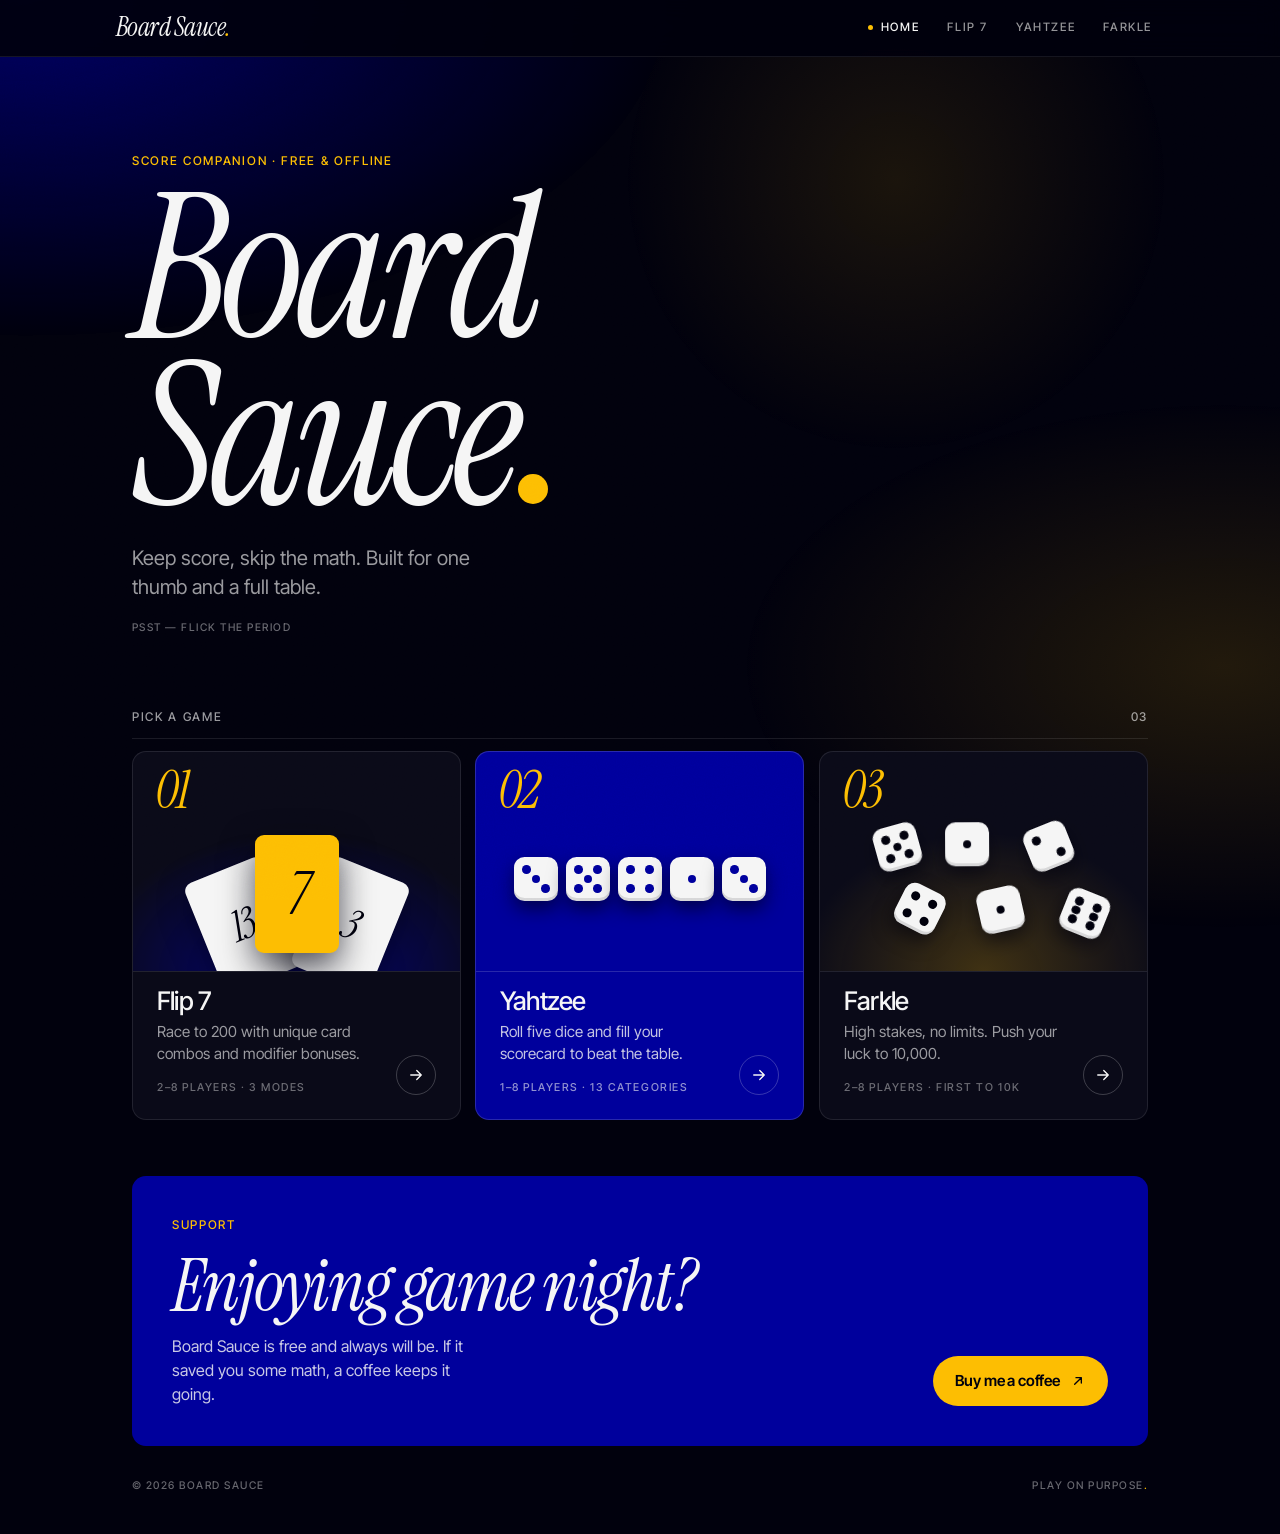
<file: index.html>
<!DOCTYPE html>
<html lang="en">
<head>
  <meta charset="UTF-8" />
  <meta name="viewport" content="width=device-width, initial-scale=1.0, viewport-fit=cover" />
  <title>Board Sauce — Card Game Score Tracker</title>
  <meta name="description" content="Track scores for your favourite card games. Free, fast, and works offline.">

  <!-- iOS homescreen app -->
  <link rel="apple-touch-icon" href="icon-512.png">
  <link rel="icon" type="image/png" href="icon-512.png">
  <meta name="apple-mobile-web-app-title" content="Board Sauce">
  <meta name="apple-mobile-web-app-capable" content="yes">
  <meta name="mobile-web-app-capable" content="yes">
  <meta name="apple-mobile-web-app-status-bar-style" content="black-translucent">
  <meta name="theme-color" content="#01010D">

  <link rel="preconnect" href="https://fonts.googleapis.com">
  <link rel="preconnect" href="https://fonts.gstatic.com" crossorigin>
  <link href="https://fonts.googleapis.com/css2?family=Instrument+Serif:ital@0;1&family=Inter+Tight:wght@400;500;600&display=swap" rel="stylesheet">

  <link rel="stylesheet" href="css/brand.css?v=2">
  <link rel="stylesheet" href="css/nav.css?v=2">
  <link rel="stylesheet" href="css/home.css?v=2">
</head>
<body>

  <!-- ── Shared Nav ── -->
  <nav class="tl-nav" aria-label="Main navigation">
    <div class="tl-nav-inner">
      <a href="index.html" class="tl-logo" aria-label="Board Sauce Home">Board Sauce</a>
      <div class="tl-nav-links">
        <a href="index.html" class="active" aria-current="page">Home</a>
        <a href="game/flip7.html">Flip 7</a>
        <a href="game/yahtzee.html">Yahtzee</a>
        <a href="game/farkle.html">Farkle</a>
      </div>
      <button class="tl-hamburger" onclick="toggleNav()" aria-label="Toggle navigation menu" aria-expanded="false">
        <svg class="tl-icon-open" width="18" height="10" viewBox="0 0 18 10" fill="none" aria-hidden="true">
          <rect width="18" height="1.6" rx="0.8" fill="currentColor"/>
          <rect y="8.4" width="12" height="1.6" rx="0.8" fill="currentColor"/>
        </svg>
        <svg class="tl-icon-close" width="14" height="14" viewBox="0 0 16 16" fill="none" aria-hidden="true">
          <path d="M1 1l14 14M15 1L1 15" stroke="currentColor" stroke-width="1.8" stroke-linecap="round"/>
        </svg>
      </button>
    </div>
    <div class="tl-mobile-menu" role="menu">
      <a href="index.html" class="active" role="menuitem" aria-current="page">Home</a>
      <a href="game/flip7.html" role="menuitem">Flip 7</a>
      <a href="game/yahtzee.html" role="menuitem">Yahtzee</a>
      <a href="game/farkle.html" role="menuitem">Farkle</a>
    </div>
  </nav>

  <main class="home-wrapper">

    <!-- ── Hero · Cinematic recipe: Ivy hero + small mango label above ── -->
    <section class="hero" aria-label="Welcome to Board Sauce">
      <p class="label hero-label">Score companion · Free &amp; offline</p>
      <h1 class="hero-title" aria-label="Board Sauce">
        <span class="hero-line">Board</span>
        <span class="hero-line">Sauce<span class="hero-dot" role="presentation"></span></span>
      </h1>
      <p class="hero-sub">Keep score, skip the math. Built for one thumb and a full table.</p>
      <p class="label hero-hint" aria-hidden="true">Psst — flick the period</p>
    </section>

    <!-- ── Game Selection · Tutorial recipe: Ivy step number + UI heading ── -->
    <section class="games-section" aria-labelledby="games-heading">
      <div class="section-head">
        <h2 id="games-heading" class="label">Pick a game</h2>
        <span class="label section-count">03</span>
      </div>

      <div class="games-grid">

        <a href="game/flip7.html" class="game-card game-card--flip" aria-label="Open Flip 7 score tracker">
          <div class="card-stage" aria-hidden="true">
            <span class="card-num">01</span>
            <div class="fan">
              <div class="pc pc--l"><span>13</span></div>
              <div class="pc pc--r"><span>3</span></div>
              <div class="pc pc--c">
                <div class="pc-back"><span>13<span class="dot">.</span></span></div>
                <div class="pc-front"><span>7</span></div>
              </div>
            </div>
          </div>
          <div class="card-text">
            <h3 class="card-name">Flip 7</h3>
            <p class="card-desc">Race to 200 with unique card combos and modifier bonuses.</p>
            <p class="label card-meta">2–8 players · 3 modes</p>
          </div>
          <span class="card-arrow" aria-hidden="true">
            <svg width="18" height="18" viewBox="0 0 24 24" fill="none">
              <path d="M5 12H19M19 12L13 6M19 12L13 18" stroke="currentColor" stroke-width="1.8" stroke-linecap="round" stroke-linejoin="round"/>
            </svg>
          </span>
        </a>

        <a href="game/yahtzee.html" class="game-card game-card--yah" aria-label="Open Yahtzee score tracker">
          <div class="card-stage" aria-hidden="true">
            <span class="card-num">02</span>
            <div class="dice dice--row" data-count="5" data-mode="yahtzee"></div>
            <span class="yah-pop">Yahtzee!</span>
          </div>
          <div class="card-text">
            <h3 class="card-name">Yahtzee</h3>
            <p class="card-desc">Roll five dice and fill your scorecard to beat the table.</p>
            <p class="label card-meta">1–8 players · 13 categories</p>
          </div>
          <span class="card-arrow" aria-hidden="true">
            <svg width="18" height="18" viewBox="0 0 24 24" fill="none">
              <path d="M5 12H19M19 12L13 6M19 12L13 18" stroke="currentColor" stroke-width="1.8" stroke-linecap="round" stroke-linejoin="round"/>
            </svg>
          </span>
        </a>

        <a href="game/farkle.html" class="game-card game-card--fk" aria-label="Open Farkle score tracker">
          <div class="card-stage" aria-hidden="true">
            <span class="card-num">03</span>
            <div class="dice dice--scatter" data-count="6" data-mode="farkle"></div>
          </div>
          <div class="card-text">
            <h3 class="card-name">Farkle</h3>
            <p class="card-desc">High stakes, no limits. Push your luck to 10,000.</p>
            <p class="label card-meta">2–8 players · First to 10K</p>
          </div>
          <span class="card-arrow" aria-hidden="true">
            <svg width="18" height="18" viewBox="0 0 24 24" fill="none">
              <path d="M5 12H19M19 12L13 6M19 12L13 18" stroke="currentColor" stroke-width="1.8" stroke-linecap="round" stroke-linejoin="round"/>
            </svg>
          </span>
        </a>

      </div>
    </section>

    <!-- ── Support · Duke panel ── -->
    <section class="support-panel" aria-label="Support the developer">
      <p class="label support-label">Support</p>
      <p class="support-title">Enjoying game night?</p>
      <p class="support-text">Board Sauce is free and always will be. If it saved you some math, a coffee keeps it going.</p>
      <a href="https://buymeacoffee.com/johnlimiac" class="bmc-btn" target="_blank" rel="noopener noreferrer"
        aria-label="Buy me a coffee — support the developer">
        Buy me a coffee
        <svg width="16" height="16" viewBox="0 0 24 24" fill="none" aria-hidden="true">
          <path d="M7 17L17 7M17 7H9M17 7V15" stroke="currentColor" stroke-width="2" stroke-linecap="round" stroke-linejoin="round"/>
        </svg>
      </a>
    </section>

    <footer class="home-footer">
      <span class="label">© 2026 Board Sauce</span>
      <span class="label">Play on purpose<span class="dot">.</span></span>
    </footer>

  </main>

  <div class="spotlight" aria-hidden="true"></div>
  <div class="grain" aria-hidden="true"></div>

  <script src="js/nav.js?v=2"></script>
  <script src="js/home.js?v=2"></script>
</body>
</html>
</file>
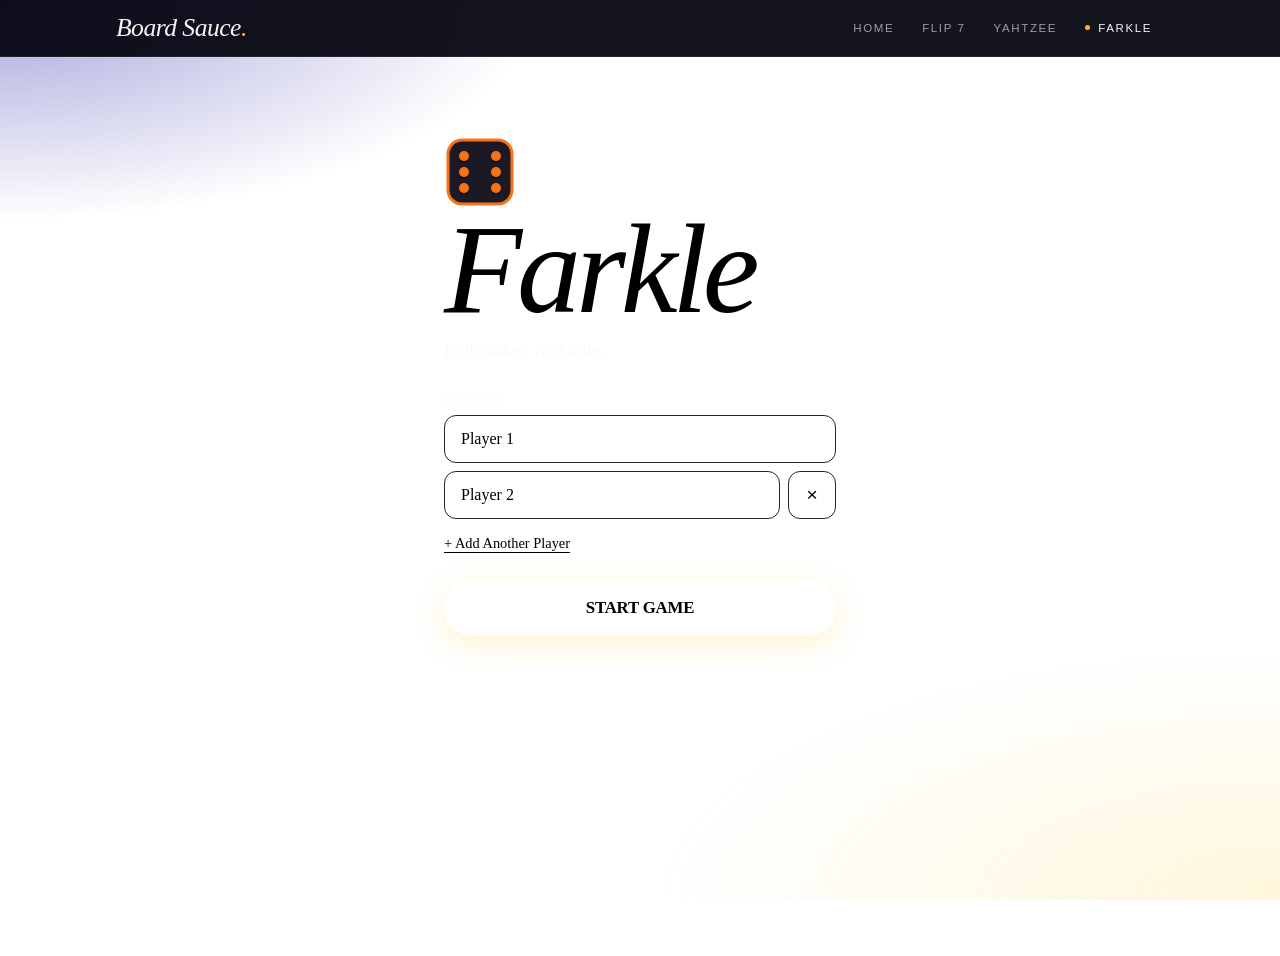
<file: farkle.html>
<!DOCTYPE html>
<html lang="en">
<head>
  <meta charset="UTF-8" />
  <meta name="viewport" content="width=device-width, initial-scale=1.0, maximum-scale=1.0, user-scalable=no, viewport-fit=cover" />
  <title>Farkle — Board Sauce</title>

  <meta name="apple-mobile-web-app-title" content="Farkle">
  <meta name="apple-mobile-web-app-capable" content="yes">
  <meta name="apple-mobile-web-app-status-bar-style" content="black-translucent">
  <link rel="apple-touch-icon" href="../icon-512.png">

  <link rel="preconnect" href="https://fonts.googleapis.com">
  <link rel="preconnect" href="https://fonts.gstatic.com" crossorigin>
  <link href="https://fonts.googleapis.com/css2?family=Bebas+Neue&family=DM+Sans:wght@300;400;500;600;700&display=swap" rel="stylesheet">

  <link rel="stylesheet" href="../css/styles.css">
  <link rel="stylesheet" href="../css/nav.css">
  <link rel="stylesheet" href="../css/farkle.css">
</head>
<body>

<!-- ══════════════════════════════════════════════
     SETUP SCREEN
══════════════════════════════════════════════ -->
<div id="setup-screen">

  <nav class="tl-nav" aria-label="Main navigation">
    <div class="tl-nav-inner">
      <a href="../index.html" class="tl-logo" aria-label="Board Sauce Home">Board Sauce</a>
      <div class="tl-nav-links">
        <a href="../index.html">Home</a>
        <a href="flip7.html">Flip 7</a>
        <a href="yahtzee.html">Yahtzee</a>
        <a href="farkle.html" class="active" aria-current="page">Farkle</a>
      </div>
      <button class="tl-hamburger" onclick="toggleNav()" aria-label="Toggle navigation menu" aria-expanded="false">
        <svg class="tl-icon-open" width="20" height="14" viewBox="0 0 20 14" fill="none" aria-hidden="true">
          <rect width="20" height="2" rx="1" fill="currentColor"/>
          <rect y="6" width="20" height="2" rx="1" fill="currentColor"/>
          <rect y="12" width="20" height="2" rx="1" fill="currentColor"/>
        </svg>
        <svg class="tl-icon-close" width="16" height="16" viewBox="0 0 16 16" fill="none" aria-hidden="true">
          <path d="M1 1l14 14M15 1L1 15" stroke="currentColor" stroke-width="2" stroke-linecap="round"/>
        </svg>
      </button>
    </div>
    <div class="tl-mobile-menu" role="menu">
      <a href="../index.html" role="menuitem">Home</a>
      <a href="flip7.html" role="menuitem">Flip 7</a>
      <a href="yahtzee.html" role="menuitem">Yahtzee</a>
      <a href="farkle.html" class="active" role="menuitem" aria-current="page">Farkle</a>
    </div>
  </nav>

  <div class="setup-body">

    <div class="setup-dice-icon" aria-hidden="true">
      <svg width="72" height="72" viewBox="0 0 72 72" fill="none" xmlns="http://www.w3.org/2000/svg">
        <rect x="4" y="4" width="64" height="64" rx="14" fill="#1a1924" stroke="#f97316" stroke-width="3"/>
        <circle cx="20" cy="20" r="5" fill="#f97316"/>
        <circle cx="52" cy="20" r="5" fill="#f97316"/>
        <circle cx="20" cy="36" r="5" fill="#f97316"/>
        <circle cx="52" cy="36" r="5" fill="#f97316"/>
        <circle cx="20" cy="52" r="5" fill="#f97316"/>
        <circle cx="52" cy="52" r="5" fill="#f97316"/>
      </svg>
    </div>

    <h1 class="setup-title">Farkle</h1>
    <p class="setup-sub">High Stakes. No Limits.</p>

    <p class="setup-section-label">Players</p>

    <div id="player-list">
      <div class="fk-player-row">
        <input class="fk-input" type="text" value="Player 1" autocomplete="off" aria-label="Player 1 name">
      </div>
      <div class="fk-player-row">
        <input class="fk-input" type="text" value="Player 2" autocomplete="off" aria-label="Player 2 name">
        <button class="fk-del-btn" onclick="this.parentElement.remove()" aria-label="Remove player">×</button>
      </div>
    </div>

    <button class="add-player-btn" onclick="addPlayer()">+ Add Another Player</button>

    <button class="fk-start-btn" onclick="startGame()">START GAME</button>

  </div>
</div>

<!-- ══════════════════════════════════════════════
     GAME SCREEN
══════════════════════════════════════════════ -->
<div id="game-screen">

  <nav class="tl-nav" aria-label="Main navigation">
    <div class="tl-nav-inner">
      <a href="../index.html" class="tl-logo" aria-label="Board Sauce Home">Board Sauce</a>
      <div class="tl-nav-links">
        <a href="../index.html">Home</a>
        <a href="flip7.html">Flip 7</a>
        <a href="yahtzee.html">Yahtzee</a>
        <a href="farkle.html" class="active" aria-current="page">Farkle</a>
      </div>
      <button class="tl-hamburger" onclick="toggleNav()" aria-label="Toggle navigation menu" aria-expanded="false">
        <svg class="tl-icon-open" width="20" height="14" viewBox="0 0 20 14" fill="none" aria-hidden="true">
          <rect width="20" height="2" rx="1" fill="currentColor"/>
          <rect y="6" width="20" height="2" rx="1" fill="currentColor"/>
          <rect y="12" width="20" height="2" rx="1" fill="currentColor"/>
        </svg>
        <svg class="tl-icon-close" width="16" height="16" viewBox="0 0 16 16" fill="none" aria-hidden="true">
          <path d="M1 1l14 14M15 1L1 15" stroke="currentColor" stroke-width="2" stroke-linecap="round"/>
        </svg>
      </button>
    </div>
    <div class="tl-mobile-menu" role="menu">
      <a href="../index.html" role="menuitem">Home</a>
      <a href="flip7.html" role="menuitem">Flip 7</a>
      <a href="yahtzee.html" role="menuitem">Yahtzee</a>
      <a href="farkle.html" class="active" role="menuitem" aria-current="page">Farkle</a>
    </div>
  </nav>

  <!-- Pill bar -->
  <div class="fk-pill-bar">
    <button class="fk-pill" onclick="goHome()" aria-label="Back to game setup">← Game Modes</button>
    <h2 id="mode-title-fk">FARKLE</h2>
    <button class="fk-pill fk-pill-danger" onclick="newGame()" aria-label="Start new game">New Game</button>
  </div>

  <!-- Scoreboard -->
  <div class="fk-board-wrap" role="region" aria-label="Player scores">
    <div id="fk-scoreboard"></div>
  </div>

  <!-- Turn panel -->
  <div class="fk-turn-panel">
    <div class="fk-turn-left">
      <div class="fk-turn-label">Now Playing</div>
      <div id="fk-player-name">—</div>
      <div class="fk-dice-row">
        <span class="fk-dice-label">🎲 ×</span>
        <span id="fk-dice-count">6</span>
        <span class="fk-dice-label">dice left</span>
      </div>
    </div>
    <div class="fk-turn-right">
      <div class="fk-turn-total-label">Turn Total</div>
      <div id="fk-turn-total">0</div>
    </div>
  </div>

  <!-- Final round notice -->
  <div id="fk-final-notice">⚠️ Final Round — All players get one last turn!</div>

  <!-- Scoring grid -->
  <div class="fk-scoring-area" role="region" aria-label="Scoring options">

    <!-- Singles -->
    <div class="fk-score-section">
      <div class="fk-section-label">Singles</div>
      <div class="fk-singles-row">
        <button id="combo-s1" class="fk-score-btn fk-single" onclick="score('s1')" aria-label="Score single 1 for 100 points">
          <span class="fk-btn-die">①</span>
          <span class="fk-btn-pts">100</span>
          <span class="fk-btn-sub">pts each</span>
        </button>
        <button id="combo-s5" class="fk-score-btn fk-single" onclick="score('s5')" aria-label="Score single 5 for 50 points">
          <span class="fk-btn-die">⑤</span>
          <span class="fk-btn-pts">50</span>
          <span class="fk-btn-sub">pts each</span>
        </button>
      </div>
    </div>

    <!-- Three of a kind -->
    <div class="fk-score-section">
      <div class="fk-section-label">Three of a Kind</div>
      <div class="fk-triple-grid">
        <button id="combo-t1" class="fk-score-btn" onclick="score('t1')" aria-label="Three 1s for 1000 points">
          <span class="fk-btn-label">1·1·1</span>
          <span class="fk-btn-pts">1,000</span>
        </button>
        <button id="combo-t2" class="fk-score-btn" onclick="score('t2')" aria-label="Three 2s for 200 points">
          <span class="fk-btn-label">2·2·2</span>
          <span class="fk-btn-pts">200</span>
        </button>
        <button id="combo-t3" class="fk-score-btn" onclick="score('t3')" aria-label="Three 3s for 300 points">
          <span class="fk-btn-label">3·3·3</span>
          <span class="fk-btn-pts">300</span>
        </button>
        <button id="combo-t4" class="fk-score-btn" onclick="score('t4')" aria-label="Three 4s for 400 points">
          <span class="fk-btn-label">4·4·4</span>
          <span class="fk-btn-pts">400</span>
        </button>
        <button id="combo-t5" class="fk-score-btn" onclick="score('t5')" aria-label="Three 5s for 500 points">
          <span class="fk-btn-label">5·5·5</span>
          <span class="fk-btn-pts">500</span>
        </button>
        <button id="combo-t6" class="fk-score-btn" onclick="score('t6')" aria-label="Three 6s for 600 points">
          <span class="fk-btn-label">6·6·6</span>
          <span class="fk-btn-pts">600</span>
        </button>
      </div>
    </div>

    <!-- Multiples -->
    <div class="fk-score-section">
      <div class="fk-section-label">Multiples</div>
      <div class="fk-multi-row">
        <button id="combo-f4" class="fk-score-btn" onclick="score('f4')" aria-label="Four of a kind for 1000 points">
          <span class="fk-btn-label">4 of a Kind</span>
          <span class="fk-btn-pts">1,000</span>
        </button>
        <button id="combo-f5" class="fk-score-btn" onclick="score('f5')" aria-label="Five of a kind for 2000 points">
          <span class="fk-btn-label">5 of a Kind</span>
          <span class="fk-btn-pts">2,000</span>
        </button>
        <button id="combo-f6" class="fk-score-btn" onclick="score('f6')" aria-label="Six of a kind for 3000 points">
          <span class="fk-btn-label">6 of a Kind</span>
          <span class="fk-btn-pts">3,000</span>
        </button>
      </div>
    </div>

    <!-- All 6 dice -->
    <div class="fk-score-section">
      <div class="fk-section-label">All 6 Dice</div>
      <div class="fk-full6-row">
        <button id="combo-str" class="fk-score-btn" onclick="score('str')" aria-label="Straight 1 through 6 for 1500 points">
          <span class="fk-btn-label">Straight</span>
          <span class="fk-btn-sub">1–2–3–4–5–6</span>
          <span class="fk-btn-pts">1,500</span>
        </button>
        <button id="combo-3pr" class="fk-score-btn" onclick="score('3pr')" aria-label="Three pairs for 1500 points">
          <span class="fk-btn-label">3 Pairs</span>
          <span class="fk-btn-sub">e.g. 2·2+4·4+6·6</span>
          <span class="fk-btn-pts">1,500</span>
        </button>
        <button id="combo-2tr" class="fk-score-btn" onclick="score('2tr')" aria-label="Two triplets for 2500 points">
          <span class="fk-btn-label">2 Triplets</span>
          <span class="fk-btn-sub">e.g. 3·3·3+5·5·5</span>
          <span class="fk-btn-pts">2,500</span>
        </button>
      </div>
    </div>

  </div>

  <!-- Action buttons -->
  <div class="fk-actions">
    <button id="fk-bank-btn" onclick="bank()" aria-label="Bank points">BANK</button>
    <button id="fk-farkle-btn" onclick="farkle()" aria-label="Farkle — lose turn">💥 FARKLE!</button>
  </div>

</div>

<!-- Toast -->
<div id="fk-toast" role="alert" aria-live="polite"></div>

<!-- Hot Dice overlay -->
<div id="hot-dice-overlay" aria-hidden="true">
  <div class="hot-dice-emoji">🎲</div>
  <div class="hot-dice-text">HOT DICE!</div>
  <div class="hot-dice-sub">Roll all 6 — keep going!</div>
</div>

<!-- Game Over overlay -->
<div id="gameover-overlay" role="dialog" aria-modal="true" aria-label="Game over">
  <div class="go-box">
    <div class="go-title">Game Over</div>
    <div class="go-crown">🏆</div>
    <div id="go-winner-name"></div>
    <div id="go-winner-score"></div>
    <div id="go-scores-list"></div>
    <button class="go-new-btn" onclick="newGame()">PLAY AGAIN</button>
  </div>
</div>

<script src="../js/nav.js"></script>
<script src="../js/farkle.js"></script>
</body>
</html>
</file>
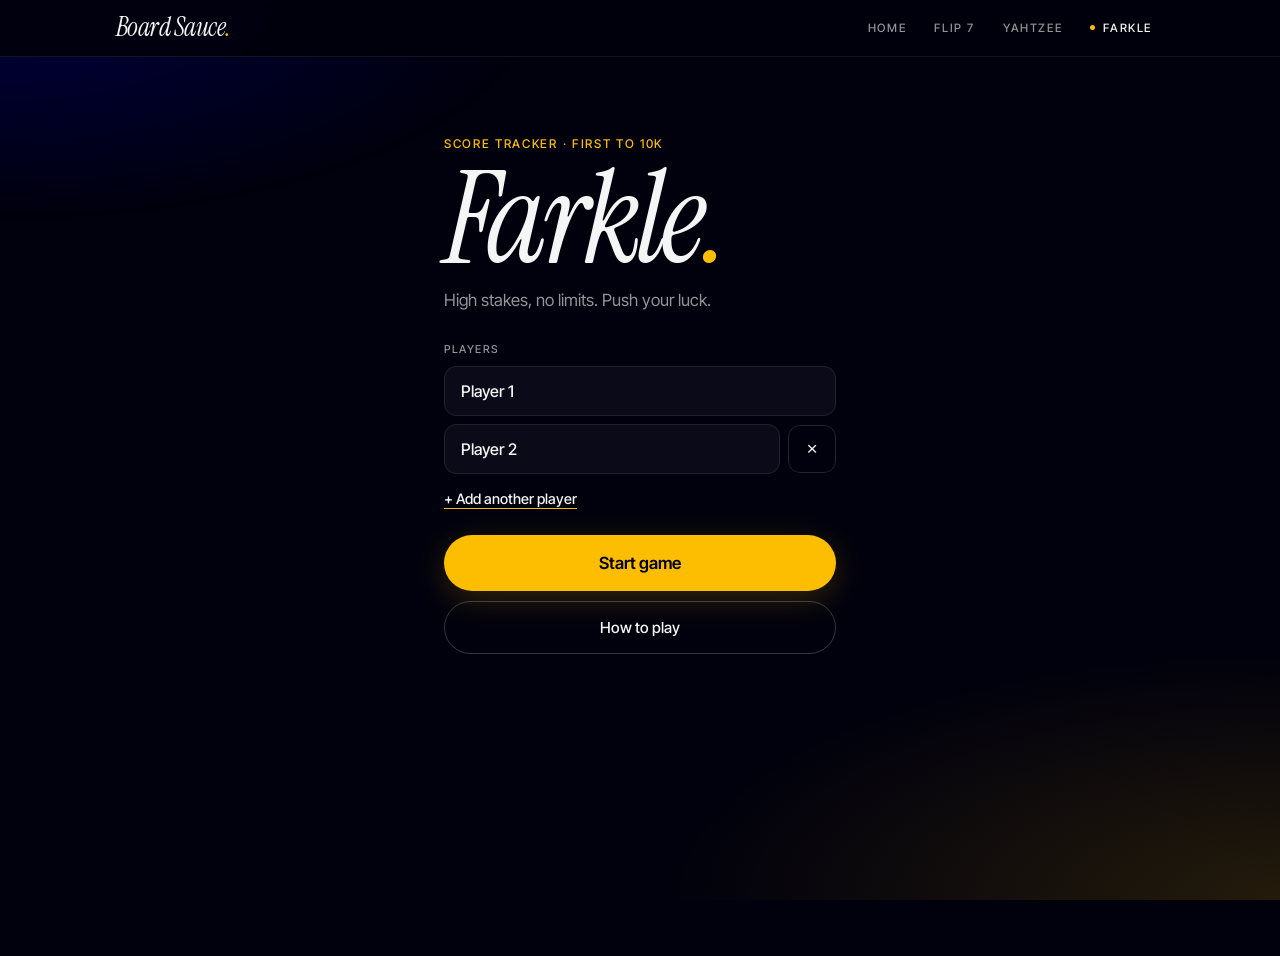
<file: game/farkle.html>
<!DOCTYPE html>
<html lang="en">
<head>
  <meta charset="UTF-8" />
  <meta name="viewport" content="width=device-width, initial-scale=1.0, maximum-scale=1.0, user-scalable=no, viewport-fit=cover" />
  <title>Farkle — Board Sauce</title>

<!-- iOS icon for homescreen -->
  <link rel="apple-touch-icon" href="../icon-512.png">
  <link rel="icon" type="image/png" href="../icon-512.png">
  <meta name="apple-mobile-web-app-title" content="Board Sauce">
  <meta name="apple-mobile-web-app-capable" content="yes">
  <meta name="apple-mobile-web-app-status-bar-style" content="black-translucent">
  <meta name="theme-color" content="#01010D">
  
  <link rel="preconnect" href="https://fonts.googleapis.com">
  <link rel="preconnect" href="https://fonts.gstatic.com" crossorigin>
  <link href="https://fonts.googleapis.com/css2?family=Instrument+Serif:ital@0;1&family=Inter+Tight:wght@400;500;600&display=swap" rel="stylesheet">

  <link rel="stylesheet" href="../css/brand.css?v=2">
  <link rel="stylesheet" href="../css/styles.css?v=2">
  <link rel="stylesheet" href="../css/nav.css?v=2">
  <link rel="stylesheet" href="../css/farkle.css?v=2">
</head>
<body>

<nav class="tl-nav" aria-label="Main navigation">
  <div class="tl-nav-inner">
    <a href="../index.html" class="tl-logo" aria-label="Board Sauce Home">Board Sauce</a>
    <div class="tl-nav-links">
      <a href="../index.html">Home</a>
      <a href="flip7.html">Flip 7</a>
      <a href="yahtzee.html">Yahtzee</a>
      <a href="farkle.html" class="active" aria-current="page">Farkle</a>
    </div>
    <button class="tl-hamburger" onclick="toggleNav()" aria-label="Toggle navigation menu" aria-expanded="false">
      <svg class="tl-icon-open" width="18" height="10" viewBox="0 0 18 10" fill="none" aria-hidden="true">
        <rect width="18" height="1.6" rx="0.8" fill="currentColor"/>
        <rect y="8.4" width="12" height="1.6" rx="0.8" fill="currentColor"/>
      </svg>
      <svg class="tl-icon-close" width="14" height="14" viewBox="0 0 16 16" fill="none" aria-hidden="true">
        <path d="M1 1l14 14M15 1L1 15" stroke="currentColor" stroke-width="1.8" stroke-linecap="round"/>
      </svg>
    </button>
  </div>
  <div class="tl-mobile-menu" role="menu">
    <a href="../index.html" role="menuitem">Home</a>
    <a href="flip7.html" role="menuitem">Flip 7</a>
    <a href="yahtzee.html" role="menuitem">Yahtzee</a>
    <a href="farkle.html" class="active" role="menuitem" aria-current="page">Farkle</a>
  </div>
</nav>

<!-- ══════════════════════════════════════════════
     SETUP SCREEN
══════════════════════════════════════════════ -->
<div id="setup-screen">

  <div class="setup-body">

    <p class="label setup-label">Score tracker · First to 10K</p>
    <h1 class="setup-title">Farkle<span class="dot">.</span></h1>
    <p class="setup-sub">High stakes, no limits. Push your luck.</p>

    <p class="setup-section-label">Players</p>

    <div id="player-list">
      <div class="fk-player-row">
        <input class="fk-input" type="text" value="Player 1" autocomplete="off" aria-label="Player 1 name">
      </div>
      <div class="fk-player-row">
        <input class="fk-input" type="text" value="Player 2" autocomplete="off" aria-label="Player 2 name">
        <button class="fk-del-btn" onclick="this.parentElement.remove()" aria-label="Remove player">×</button>
      </div>
    </div>

    <button class="add-player-btn" onclick="addPlayer()">+ Add another player</button>

    <div class="setup-actions">
      <button class="fk-start-btn" onclick="startGame()">Start game</button>
      <button class="fk-rules-btn" onclick="showRules()">How to play</button>
    </div>

  </div>
</div>

<!-- ══════════════════════════════════════════════
     GAME SCREEN
══════════════════════════════════════════════ -->
<div id="game-screen">

  <!-- Pill bar -->
  <div class="fk-pill-bar">
    <button class="fk-pill" onclick="goHome()" aria-label="Back to game setup">← Game Modes</button>
    <h2 id="mode-title-fk">Farkle</h2>
    <div class="fk-pill-right">
      <button class="fk-pill fk-pill-rules" onclick="showRules()" aria-label="How to play">Rules</button>
      <button class="fk-pill fk-pill-danger" onclick="newGame()" aria-label="Start new game">New Game</button>
    </div>
  </div>

  <!-- Scoreboard -->
  <div class="fk-board-wrap" role="region" aria-label="Player scores">
    <div id="fk-scoreboard"></div>
  </div>

  <!-- Turn panel -->
  <div class="fk-turn-panel">
    <div class="fk-turn-left">
      <div class="fk-turn-label">Now Playing</div>
      <div id="fk-player-name">—</div>
      <div class="fk-dice-row">
        <span class="fk-dice-label">Dice</span>
        <span id="fk-dice-count">6</span>
        <span class="fk-dice-label">dice left</span>
      </div>
    </div>
    <div class="fk-turn-right">
      <div class="fk-turn-total-label">Turn Total</div>
      <div id="fk-turn-total">0</div>
    </div>
  </div>

  <!-- Final round notice -->
  <div id="fk-final-notice">Final round — everyone gets one last turn</div>

  <!-- Scoring grid -->
  <div class="fk-scoring-area" role="region" aria-label="Scoring options">

    <!-- Singles -->
    <div class="fk-score-section">
      <div class="fk-section-label">Singles</div>
      <div class="fk-singles-row">
        <button id="combo-s1" class="fk-score-btn fk-single" onclick="score('s1')" aria-label="Score single 1 for 100 points">
          <span class="fk-btn-die die-icon die-1" aria-hidden="true"><span></span></span>
          <span class="fk-btn-pts">100</span>
          <span class="fk-btn-sub">pts each</span>
        </button>
        <button id="combo-s5" class="fk-score-btn fk-single" onclick="score('s5')" aria-label="Score single 5 for 50 points">
          <span class="fk-btn-die die-icon die-5" aria-hidden="true"><span></span><span></span><span></span><span></span><span></span></span>
          <span class="fk-btn-pts">50</span>
          <span class="fk-btn-sub">pts each</span>
        </button>
      </div>
    </div>

    <!-- Three of a kind -->
    <div class="fk-score-section">
      <div class="fk-section-label">Three of a Kind</div>
      <div class="fk-triple-grid">
        <button id="combo-t1" class="fk-score-btn" onclick="score('t1')" aria-label="Three 1s for 1000 points">
          <span class="fk-btn-label">1·1·1</span>
          <span class="fk-btn-pts">1,000</span>
        </button>
        <button id="combo-t2" class="fk-score-btn" onclick="score('t2')" aria-label="Three 2s for 200 points">
          <span class="fk-btn-label">2·2·2</span>
          <span class="fk-btn-pts">200</span>
        </button>
        <button id="combo-t3" class="fk-score-btn" onclick="score('t3')" aria-label="Three 3s for 300 points">
          <span class="fk-btn-label">3·3·3</span>
          <span class="fk-btn-pts">300</span>
        </button>
        <button id="combo-t4" class="fk-score-btn" onclick="score('t4')" aria-label="Three 4s for 400 points">
          <span class="fk-btn-label">4·4·4</span>
          <span class="fk-btn-pts">400</span>
        </button>
        <button id="combo-t5" class="fk-score-btn" onclick="score('t5')" aria-label="Three 5s for 500 points">
          <span class="fk-btn-label">5·5·5</span>
          <span class="fk-btn-pts">500</span>
        </button>
        <button id="combo-t6" class="fk-score-btn" onclick="score('t6')" aria-label="Three 6s for 600 points">
          <span class="fk-btn-label">6·6·6</span>
          <span class="fk-btn-pts">600</span>
        </button>
      </div>
    </div>

    <!-- Multiples -->
    <div class="fk-score-section">
      <div class="fk-section-label">Multiples</div>
      <div class="fk-multi-row">
        <button id="combo-f4" class="fk-score-btn" onclick="score('f4')" aria-label="Four of a kind for 1000 points">
          <span class="fk-btn-label">4 of a Kind</span>
          <span class="fk-btn-pts">1,000</span>
        </button>
        <button id="combo-f5" class="fk-score-btn" onclick="score('f5')" aria-label="Five of a kind for 2000 points">
          <span class="fk-btn-label">5 of a Kind</span>
          <span class="fk-btn-pts">2,000</span>
        </button>
        <button id="combo-f6" class="fk-score-btn" onclick="score('f6')" aria-label="Six of a kind for 3000 points">
          <span class="fk-btn-label">6 of a Kind</span>
          <span class="fk-btn-pts">3,000</span>
        </button>
      </div>
    </div>

    <!-- All 6 dice -->
    <div class="fk-score-section">
      <div class="fk-section-label">All 6 Dice</div>
      <div class="fk-full6-row">
        <button id="combo-str" class="fk-score-btn" onclick="score('str')" aria-label="Straight 1 through 6 for 1500 points">
          <span class="fk-btn-label">Straight</span>
          <span class="fk-btn-sub">1–2–3–4–5–6</span>
          <span class="fk-btn-pts">1,500</span>
        </button>
        <button id="combo-3pr" class="fk-score-btn" onclick="score('3pr')" aria-label="Three pairs for 1500 points">
          <span class="fk-btn-label">3 Pairs</span>
          <span class="fk-btn-sub">e.g. 2·2+4·4+6·6</span>
          <span class="fk-btn-pts">1,500</span>
        </button>
        <button id="combo-2tr" class="fk-score-btn" onclick="score('2tr')" aria-label="Two triplets for 2500 points">
          <span class="fk-btn-label">2 Triplets</span>
          <span class="fk-btn-sub">e.g. 3·3·3+5·5·5</span>
          <span class="fk-btn-pts">2,500</span>
        </button>
      </div>
    </div>

  </div>

  <!-- Action buttons -->
  <div class="fk-actions">
    <button id="fk-bank-btn" onclick="bank()" aria-label="Bank points">Bank</button>
    <button id="fk-farkle-btn" onclick="farkle()" aria-label="Farkle — lose turn">Farkle!</button>
  </div>

</div>

<!-- Toast -->
<div id="fk-toast" role="alert" aria-live="polite"></div>

<!-- Hot Dice overlay -->
<div id="hot-dice-overlay" aria-hidden="true">
  <div class="hot-dice-emoji"></div>
  <div class="hot-dice-text">Hot dice!</div>
  <div class="hot-dice-sub">Roll all 6 — keep going!</div>
</div>

<!-- Rules Overlay -->
<div id="rules-overlay" role="dialog" aria-modal="true" aria-label="How to Play Farkle">
  <div class="rules-box">
    <button class="rules-close" onclick="hideRules()" aria-label="Close rules">×</button>
    <div class="rules-content">
      <h2 class="rules-title">How to Play</h2>
      
      <div class="rules-section">
        <h3>The Goal</h3>
        <p>Be the first player to reach <strong>10,000 points</strong>.</p>
      </div>

      <div class="rules-section">
        <h3>On Your Turn</h3>
        <p>Roll all 6 dice. You must set aside at least one <strong>scoring die</strong> to keep rolling. You can then either:</p>
        <ul class="rules-list">
          <li><strong>Bank:</strong> Save your points and end your turn.</li>
          <li><strong>Roll Again:</strong> Roll the remaining dice to add more points.</li>
        </ul>
      </div>

      <div class="rules-section">
        <h3>Farkle!</h3>
        <p>If you roll and get <strong>zero</strong> scoring dice, you Farkle. You lose all points gathered during that turn and it's the next player's turn.</p>
      </div>

      <div class="rules-section">
        <h3>Hot Dice</h3>
        <p>If you use all 6 dice to score, you have "Hot Dice"! You can pick up all 6 dice and keep rolling to continue your turn.</p>
      </div>

      <div class="rules-section">
        <h3>Scoring Guide</h3>
        <div class="rules-scoring-grid">
          <div class="rules-score-item">
            <div class="die-icon die-1"><span></span></div>
            <div class="score-val">100 pts</div>
          </div>
          <div class="rules-score-item">
            <div class="die-icon die-5"><span></span><span></span><span></span><span></span><span></span></div>
            <div class="score-val">50 pts</div>
          </div>
          <div class="rules-score-item">
            <div class="die-multi">1·1·1</div>
            <div class="score-val">1,000 pts</div>
          </div>
          <div class="rules-score-item">
            <div class="die-multi">X·X·X</div>
            <div class="score-val">100 × X</div>
          </div>
          <div class="rules-score-item">
            <div class="die-multi">Straight</div>
            <div class="score-val">1,500 pts</div>
          </div>
          <div class="rules-score-item">
            <div class="die-multi">3 Pairs</div>
            <div class="score-val">1,500 pts</div>
          </div>
        </div>
      </div>
    </div>
    <button class="rules-done-btn" onclick="hideRules()">Got it</button>
  </div>
</div>

<!-- Game Over overlay -->
<div id="gameover-overlay" role="dialog" aria-modal="true" aria-label="Game over">
  <div class="go-box">
    <div class="go-title">Game Over</div>
    <div id="go-winner-name"></div>
    <div id="go-winner-score"></div>
    <ol id="go-scores-list"></ol>
    <button class="go-new-btn" onclick="newGame()">Play again</button>
  </div>
</div>

<script src="../js/nav.js?v=2"></script>
<script src="../js/farkle.js?v=2"></script>
</body>
</html>
</file>
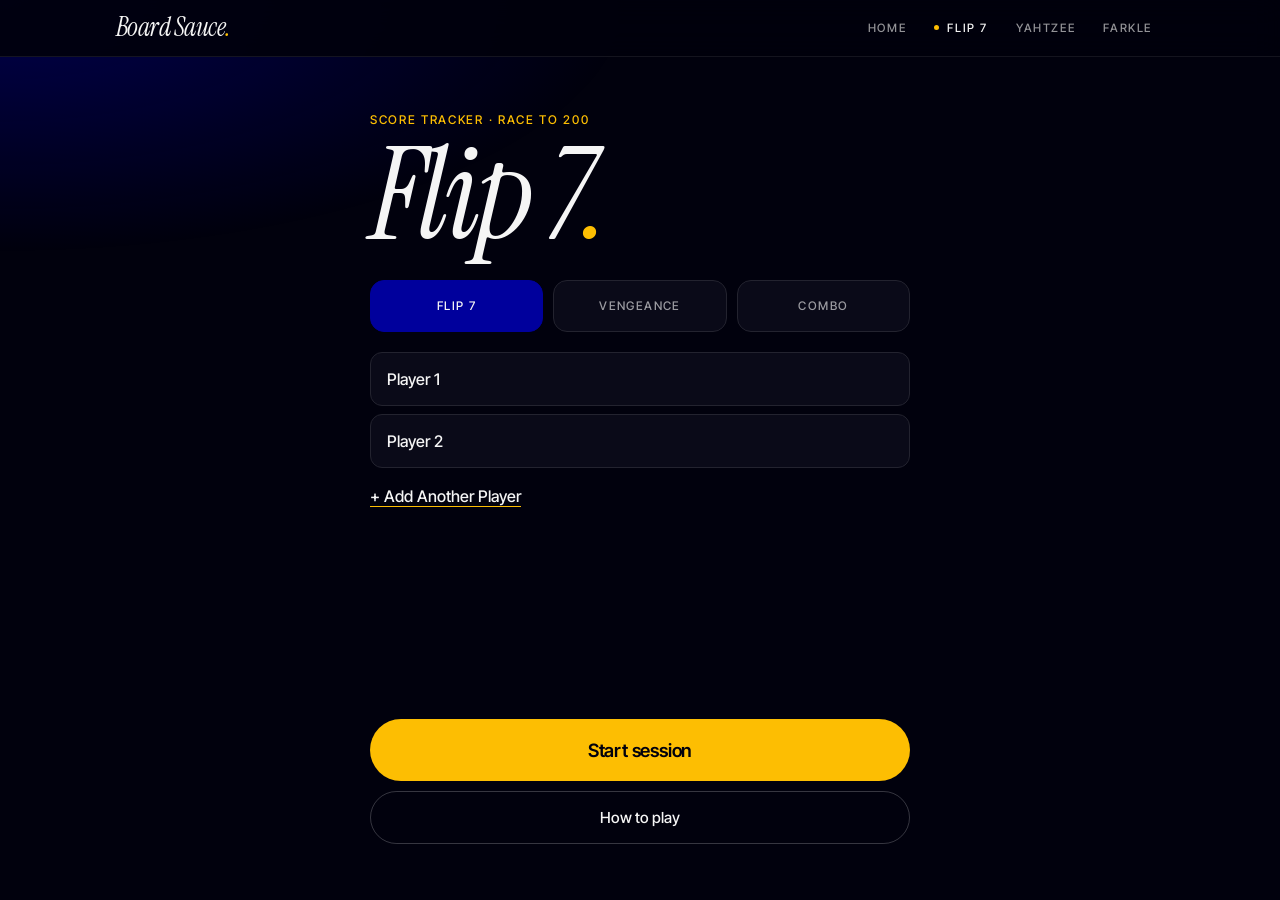
<file: game/flip7.html>
<!DOCTYPE html>
<html lang="en">
<head>
  <script async src="https://www.googletagmanager.com/gtag/js?id=G-16VX02TZHG"></script>
  <script>
    window.dataLayer = window.dataLayer || [];
    function gtag(){dataLayer.push(arguments);}
    gtag('js', new Date());
    gtag('config', 'G-16VX02TZHG');
  </script>

  <meta charset="UTF-8" />
  <meta name="viewport" content="width=device-width, initial-scale=1.0, maximum-scale=1.0, user-scalable=no, viewport-fit=cover" />
  <title>Flip 7 — Board Sauce</title>
  <!-- iOS homescreen app -->
  <link rel="apple-touch-icon" href="../icon-512.png">
  <link rel="icon" type="image/png" href="../icon-512.png">
  <meta name="apple-mobile-web-app-title" content="Board Sauce">
  <meta name="apple-mobile-web-app-capable" content="yes">
  <meta name="apple-mobile-web-app-status-bar-style" content="black-translucent">
  <meta name="theme-color" content="#01010D">

  <link rel="preconnect" href="https://fonts.googleapis.com">
  <link rel="preconnect" href="https://fonts.gstatic.com" crossorigin>
  <link href="https://fonts.googleapis.com/css2?family=Instrument+Serif:ital@0;1&family=Inter+Tight:wght@400;500;600&display=swap" rel="stylesheet">
  <link rel="stylesheet" href="../css/brand.css?v=2" />
  <link rel="stylesheet" href="../css/styles.css?v=2" />
  <link rel="stylesheet" href="../css/nav.css?v=2" />
  <link rel="stylesheet" href="../css/flip7.css?v=2" />
</head>
<body>

<!-- ── Shared Nav ── -->
<nav class="tl-nav" aria-label="Main navigation">
  <div class="tl-nav-inner">
    <a href="../index.html" class="tl-logo" aria-label="Board Sauce Home">Board Sauce</a>
    <div class="tl-nav-links">
      <a href="../index.html">Home</a>
      <a href="flip7.html" class="active" aria-current="page">Flip 7</a>
      <a href="yahtzee.html">Yahtzee</a>
        <a href="farkle.html">Farkle</a>
    </div>
    <button class="tl-hamburger" onclick="toggleNav()" aria-label="Toggle navigation menu" aria-expanded="false">
      <svg class="tl-icon-open" width="18" height="10" viewBox="0 0 18 10" fill="none" aria-hidden="true">
        <rect width="18" height="1.6" rx="0.8" fill="currentColor"/>
        <rect y="8.4" width="12" height="1.6" rx="0.8" fill="currentColor"/>
      </svg>
      <svg class="tl-icon-close" width="14" height="14" viewBox="0 0 16 16" fill="none" aria-hidden="true">
        <path d="M1 1l14 14M15 1L1 15" stroke="currentColor" stroke-width="1.8" stroke-linecap="round"/>
      </svg>
    </button>
  </div>
  <div class="tl-mobile-menu" role="menu">
    <a href="../index.html" role="menuitem">Home</a>
    <a href="flip7.html" class="active" role="menuitem" aria-current="page">Flip 7</a>
    <a href="yahtzee.html" role="menuitem">Yahtzee</a>
    <a href="farkle.html" role="menuitem">Farkle</a>
  </div>
</nav>

<div class="content-width">
  <div class="fireworks-layer">
    <div class="firework"></div>
    <div class="firework"></div>
    <div class="firework"></div>
    <div class="firework"></div>
    <div class="firework"></div>
  </div>

  <div id="setup-screen">
    <p class="label setup-label">Score tracker · Race to 200</p>
    <h1>Flip 7<span class="dot">.</span></h1>
    <div class="mode-grid">
      <div class="mode-btn selected" id="m-f7" onclick="setMode('flip7')">Flip 7</div>
      <div class="mode-btn" id="m-vg" onclick="setMode('vengeance')">Vengeance</div>
      <div class="mode-btn" id="m-bo" onclick="setMode('combo')">Combo</div>
    </div>

    <div id="neg-toggle-container" style="display:none; margin-bottom: 15px;">
      <label>
        <input type="checkbox" id="opt-negatives"> Allow Negative Scores
      </label>
    </div>

    <div id="player-list">
      <div class="player-row"><input type="text" value="Player 1"></div>
      <div class="player-row"><input type="text" value="Player 2"></div>
    </div>
    <button class="add-player-link" onclick="addPlayerRow()">+ Add Another Player</button>
    
    <div class="setup-actions">
      <button class="primary-btn" onclick="start()">Start session</button>
      <button class="rules-btn" onclick="showRules()">How to play</button>
    </div>
  </div>

  <div id="game-screen">
    <!-- Pill bar replaces the old sticky header -->
    <div class="flip-pill-bar">
      <button class="flip-pill" onclick="goHome()" aria-label="Back to game modes">
        ← Game Modes
      </button>
      <h2 id="mode-title">Flip 7</h2>
      <div class="flip-pill-right">
        <button class="flip-pill flip-pill-rules" onclick="showRules()" aria-label="How to play">Rules</button>
        <button class="flip-pill flip-pill-danger" onclick="restartGame(true)" aria-label="Start new game">
          New Game
        </button>
      </div>
    </div>

    <div class="round-indicator">Round <span id="rd-num">1</span></div>

    <div class="game-body">
    <div class="table-container">
      <table id="score-table">
        <thead><tr id="th-row"></tr></thead>
        <tbody id="tb-body"></tbody>
      </table>
    </div>

    <div class="controls">
      <button id="live-save-btn" onclick="endRound()">Save round &amp; reset</button>
      <div class="current-info">
        <div>
          <div class="active-name" id="display-name">---</div>
          <div class="label" style="font-size: 0.62rem; color: var(--accent-blue);" id="edit-context">Live Round</div>
        </div>
        <div id="display-score" class="active-score">0</div>
      </div>
      <div class="grid" id="num-grid"></div>
      <div class="mods-container" id="mod-container"></div>
      <div class="actions">
        <button class="btn-action bust" onclick="doAction('bust')">Bust</button>
        <button class="btn-action stay" onclick="doAction('stay')">Stay</button>
      </div>
    </div>
    </div><!-- /.game-body -->
  </div>
</div>

<!-- Flip 7 overlay -->
<div id="f7-overlay" aria-hidden="true">
  <div class="f7-ov-card">7</div>
  <div class="f7-ov-text">Flip 7!</div>
  <div class="f7-ov-sub">Seven cards — +15 bonus!</div>
</div>

<!-- Rules Overlay -->
<div id="rules-overlay" role="dialog" aria-modal="true" aria-label="How to Play Flip 7">
  <div class="rules-box">
    <button class="rules-close" onclick="hideRules()" aria-label="Close rules">×</button>
    <div class="rules-content">
      <h2 class="rules-title">How to Play</h2>
      
      <div class="rules-tabs">
        <button class="tab-btn active" onclick="switchTab('base')">Base Game</button>
        <button class="tab-btn" onclick="switchTab('vengeance')">Vengeance</button>
      </div>

      <div id="rules-base" class="rules-tab-content active">
        <div class="rules-section">
          <h3>The Goal</h3>
          <p>Be the first player to reach <strong>200 points</strong> by flipping cards and banking their values.</p>
        </div>

        <div class="rules-section">
          <h3>On Your Turn</h3>
          <p>Flip the top card of the deck. You can then:</p>
          <ul class="rules-list">
            <li><strong>Hit:</strong> Flip another card.</li>
            <li><strong>Stay:</strong> Bank your current cards and end your round.</li>
          </ul>
        </div>

        <div class="rules-section">
          <h3>Busting</h3>
          <p>If you flip a number you <strong>already have</strong> in your line, you bust! Your score for the round becomes 0.</p>
        </div>

        <div class="rules-section">
          <h3>Flip 7 Bonus</h3>
          <p>Collect <strong>7 unique numbers</strong> without busting to end the round immediately and get a <strong>+15 point bonus</strong>!</p>
        </div>

        <div class="rules-section">
          <h3>Action Cards</h3>
          <div class="rules-card-grid">
            <div class="rules-card-item">
              <div class="card-mini">❄️</div>
              <div class="card-desc"><strong>Freeze:</strong> Forces you to Stay immediately.</div>
            </div>
            <div class="rules-card-item">
              <div class="card-mini">🔄</div>
              <div class="card-desc"><strong>2nd Chance:</strong> Discard instead of busting once.</div>
            </div>
          </div>
        </div>
      </div>

      <div id="rules-vengeance" class="rules-tab-content">
        <div class="rules-section">
          <h3>Vengeful Rules</h3>
          <p>This mode is more aggressive. Even if you <strong>Stay</strong>, you are still in the round and can be targeted!</p>
        </div>

        <div class="rules-section">
          <h3>Special Cards</h3>
          <div class="rules-card-grid">
            <div class="rules-card-item">
              <div class="card-mini card-zero">0</div>
              <div class="card-desc"><strong>Zero:</strong> Score is 0 unless you Flip 7. Must Hit every turn!</div>
            </div>
            <div class="rules-card-item">
              <div class="card-mini card-seven">7</div>
              <div class="card-desc"><strong>Unlucky 7:</strong> Discard all cards except this one.</div>
            </div>
            <div class="rules-card-item">
              <div class="card-mini card-thirteen">13</div>
              <div class="card-desc"><strong>Lucky 13:</strong> You can have two 13s without busting.</div>
            </div>
          </div>
        </div>

        <div class="rules-section">
          <h3>Vengeance Actions</h3>
          <ul class="rules-list">
            <li><strong>Steal:</strong> Take a card from another player.</li>
            <li><strong>Swap:</strong> Swap cards between two players.</li>
            <li><strong>Just One More:</strong> Force a player to flip one more card.</li>
          </ul>
        </div>
      </div>
    </div>
    <button class="rules-done-btn" onclick="hideRules()">Got it</button>
  </div>
</div>

<script src="../js/nav.js?v=2"></script>
<script>
  window.showRules = function() {
    const overlay = document.getElementById('rules-overlay');
    if (overlay) overlay.classList.add('visible');
  };
  window.hideRules = function() {
    const overlay = document.getElementById('rules-overlay');
    if (overlay) overlay.classList.remove('visible');
  };
  window.switchTab = function(tab) {
    document.querySelectorAll('.tab-btn').forEach(btn => btn.classList.remove('active'));
    document.querySelectorAll('.rules-tab-content').forEach(content => content.classList.remove('active'));
    
    event.currentTarget.classList.add('active');
    document.getElementById('rules-' + tab).classList.add('active');
  };

  // Close rules on background click
  const rulesOverlay = document.getElementById('rules-overlay');
  if (rulesOverlay) {
    rulesOverlay.addEventListener('click', function(e) {
      if (e.target === rulesOverlay) hideRules();
    });
  }
</script>
<script src="../js/app.js?v=2"></script>
</body>
</html>
</file>
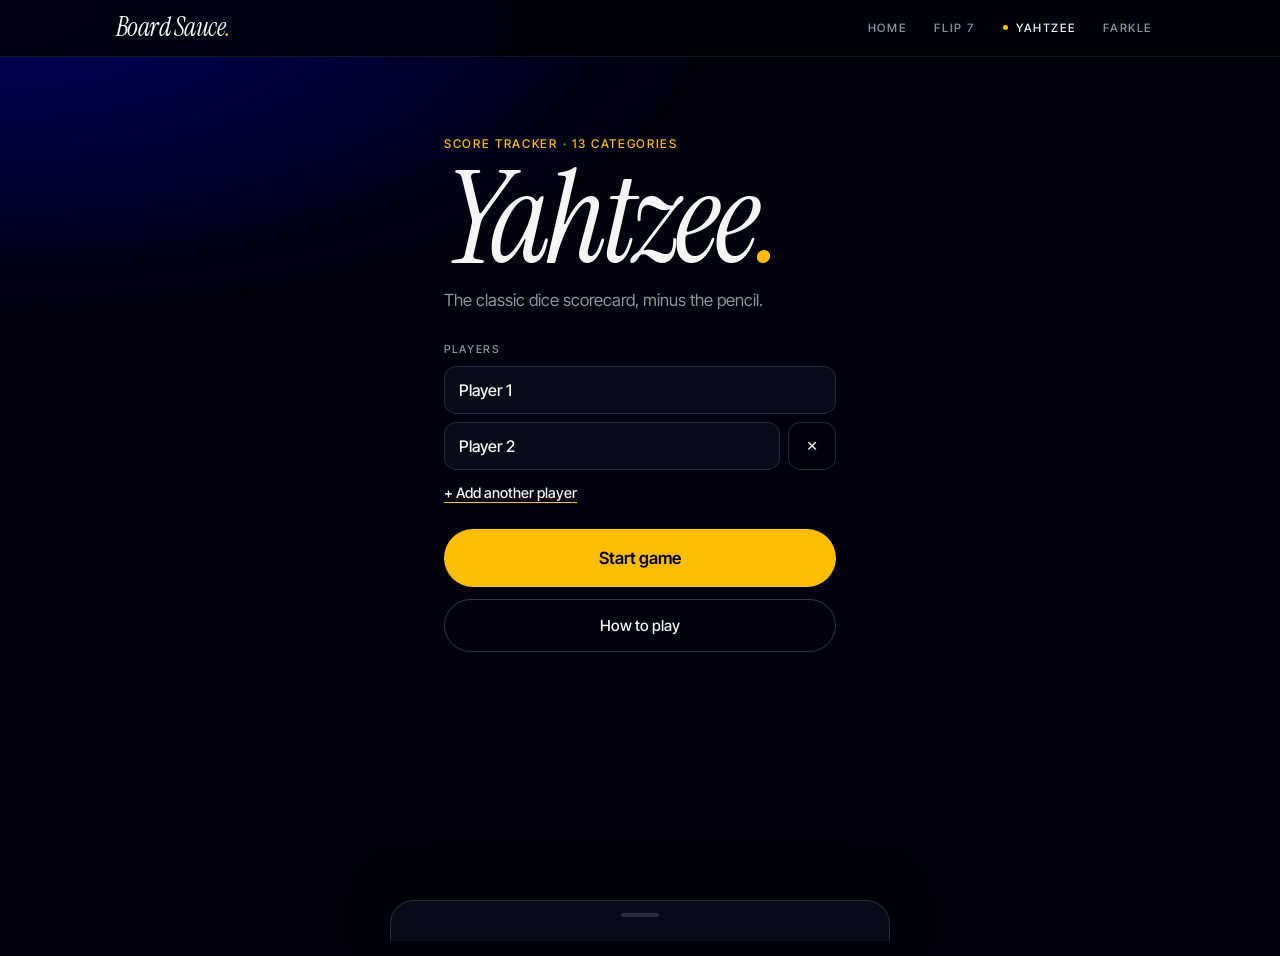
<file: game/yahtzee.html>
<!DOCTYPE html>
<html lang="en">
<head>
  <meta charset="UTF-8" />
  <meta name="viewport" content="width=device-width, initial-scale=1.0, maximum-scale=1.0, user-scalable=no, viewport-fit=cover" />
  <title>Yahtzee — Board Sauce</title>

  <!-- iOS icon for homescreen -->
  <link rel="apple-touch-icon" href="../icon-512.png">
  <link rel="icon" type="image/png" href="../icon-512.png">
  <meta name="apple-mobile-web-app-title" content="Board Sauce">
  <meta name="apple-mobile-web-app-capable" content="yes">
  <meta name="apple-mobile-web-app-status-bar-style" content="black-translucent">
  <meta name="theme-color" content="#01010D">

  <link rel="preconnect" href="https://fonts.googleapis.com">
  <link rel="preconnect" href="https://fonts.gstatic.com" crossorigin>
  <link href="https://fonts.googleapis.com/css2?family=Instrument+Serif:ital@0;1&family=Inter+Tight:wght@400;500;600&display=swap" rel="stylesheet">

  <link rel="stylesheet" href="../css/brand.css?v=2">
  <link rel="stylesheet" href="../css/styles.css?v=2">
  <link rel="stylesheet" href="../css/nav.css?v=2">
  <link rel="stylesheet" href="../css/yahtzee.css?v=2">
</head>
<body>

<nav class="tl-nav" aria-label="Main navigation">
  <div class="tl-nav-inner">
    <a href="../index.html" class="tl-logo" aria-label="Board Sauce Home">Board Sauce</a>
    <div class="tl-nav-links">
      <a href="../index.html">Home</a>
      <a href="flip7.html">Flip 7</a>
      <a href="yahtzee.html" class="active" aria-current="page">Yahtzee</a>
      <a href="farkle.html">Farkle</a>
    </div>
    <button class="tl-hamburger" onclick="toggleNav()" aria-label="Toggle navigation menu" aria-expanded="false">
      <svg class="tl-icon-open" width="18" height="10" viewBox="0 0 18 10" fill="none" aria-hidden="true">
        <rect width="18" height="1.6" rx="0.8" fill="currentColor"/>
        <rect y="8.4" width="12" height="1.6" rx="0.8" fill="currentColor"/>
      </svg>
      <svg class="tl-icon-close" width="14" height="14" viewBox="0 0 16 16" fill="none" aria-hidden="true">
        <path d="M1 1l14 14M15 1L1 15" stroke="currentColor" stroke-width="1.8" stroke-linecap="round"/>
      </svg>
    </button>
  </div>
  <div class="tl-mobile-menu" role="menu">
    <a href="../index.html" role="menuitem">Home</a>
    <a href="flip7.html" role="menuitem">Flip 7</a>
    <a href="yahtzee.html" class="active" role="menuitem" aria-current="page">Yahtzee</a>
    <a href="farkle.html" role="menuitem">Farkle</a>
  </div>
</nav>

<!-- ══════════════════════════════════════════════
     SETUP SCREEN
═══════════════════════════════════════════════ -->
<div id="setup-screen">

  <div class="setup-body">

    <p class="label setup-label">Score tracker · 13 categories</p>
    <h1 class="setup-title">Yahtzee<span class="dot">.</span></h1>
    <p class="setup-sub">The classic dice scorecard, minus the pencil.</p>

    <p class="setup-section-label">Players</p>

    <div id="player-list">
      <div class="yah-player-row">
        <input class="yah-input" type="text" value="Player 1" autocomplete="off" aria-label="Player 1 name">
      </div>
      <div class="yah-player-row">
        <input class="yah-input" type="text" value="Player 2" autocomplete="off" aria-label="Player 2 name">
        <button class="yah-del-btn" onclick="this.parentElement.remove()" aria-label="Remove player">×</button>
      </div>
    </div>

    <button class="add-player-btn" onclick="addPlayer()">+ Add another player</button>

    <div class="setup-actions">
      <button class="yah-start-btn" onclick="startGame()">Start game</button>
      <button class="yah-rules-btn" onclick="showRules()">How to play</button>
    </div>

  </div>
</div>

<!-- ══════════════════════════════════════════════
     GAME SCREEN
═══════════════════════════════════════════════ -->
<div id="game-screen">

  <div class="game-ctrl-bar">
    <span class="game-status">● In progress</span>
    <div class="game-ctrl-right">
      <button class="yah-pill yah-pill-rules" onclick="showRules()" aria-label="How to play">Rules</button>
      <button class="new-game-btn" onclick="newGame()">New Game</button>
    </div>
  </div>

  <div class="score-area" role="region" aria-label="Scorecard">
    <div class="score-table-wrap">
      <table id="score-table" role="grid" aria-label="Yahtzee scorecard"></table>
    </div>
  </div>

</div>

<!-- ══════════════════════════════════════════════
     SCORE PICKER
═══════════════════════════════════════════════ -->
<div id="picker-overlay" class="picker-overlay" onclick="closePicker()" aria-hidden="true"></div>

<div id="picker-panel" class="picker-panel" role="dialog" aria-modal="true" aria-label="Score picker">
  <div class="picker-handle" aria-hidden="true"></div>
  <div id="picker-content"></div>
</div>

<!-- Yahtzee overlay -->
<div id="yah-overlay" aria-hidden="true">
  <div class="yah-ov-dice"><span class="yah-ov-die"></span><span class="yah-ov-die"></span><span class="yah-ov-die"></span><span class="yah-ov-die"></span><span class="yah-ov-die"></span></div>
  <div class="yah-ov-text">Yahtzee!</div>
  <div class="yah-ov-sub">Five of a kind!</div>
</div>

<!-- Rules Overlay -->
<div id="rules-overlay" role="dialog" aria-modal="true" aria-label="How to Play Yahtzee">
  <div class="rules-box">
    <button class="rules-close" onclick="hideRules()" aria-label="Close rules">×</button>
    <div class="rules-content">
      <h2 class="rules-title">How to Play</h2>
      
      <div class="rules-section">
        <h3>The Goal</h3>
        <p>Score the most points by rolling five dice to make specific combinations across 13 rounds.</p>
      </div>

      <div class="rules-section">
        <h3>On Your Turn</h3>
        <p>You get up to <strong>3 rolls</strong> per turn:</p>
        <ul class="rules-list">
          <li><strong>Roll 1:</strong> Roll all 5 dice.</li>
          <li><strong>Roll 2 & 3:</strong> Keep any dice you like and reroll the rest.</li>
        </ul>
        <p>After your rolls, you <strong>must</strong> fill one empty category on your scorecard.</p>
      </div>

      <div class="rules-section">
        <h3>Scoring Guide</h3>
        <div class="rules-scoring-grid">
          <div class="rules-score-item">
            <div class="score-label">Full House</div>
            <div class="score-val">25 pts</div>
          </div>
          <div class="rules-score-item">
            <div class="score-label">Sm. Straight</div>
            <div class="score-val">30 pts</div>
          </div>
          <div class="rules-score-item">
            <div class="score-label">Lg. Straight</div>
            <div class="score-val">40 pts</div>
          </div>
          <div class="rules-score-item">
            <div class="score-label">Yahtzee</div>
            <div class="score-val">50 pts</div>
          </div>
        </div>
      </div>

      <div class="rules-section">
        <h3>Bonuses</h3>
        <ul class="rules-list">
          <li><strong>Upper Bonus:</strong> Score 63+ in the upper section (Ones–Sixes) to get <strong>+35 pts</strong>.</li>
          <li><strong>Yahtzee Bonus:</strong> Every extra Yahtzee after the first is worth <strong>+100 pts</strong>!</li>
        </ul>
      </div>
    </div>
    <button class="rules-done-btn" onclick="hideRules()">Got it</button>
  </div>
</div>

<script src="../js/nav.js?v=2"></script>
<script src="../js/yahtzee.js?v=2"></script>
</body>
</html>
</file>
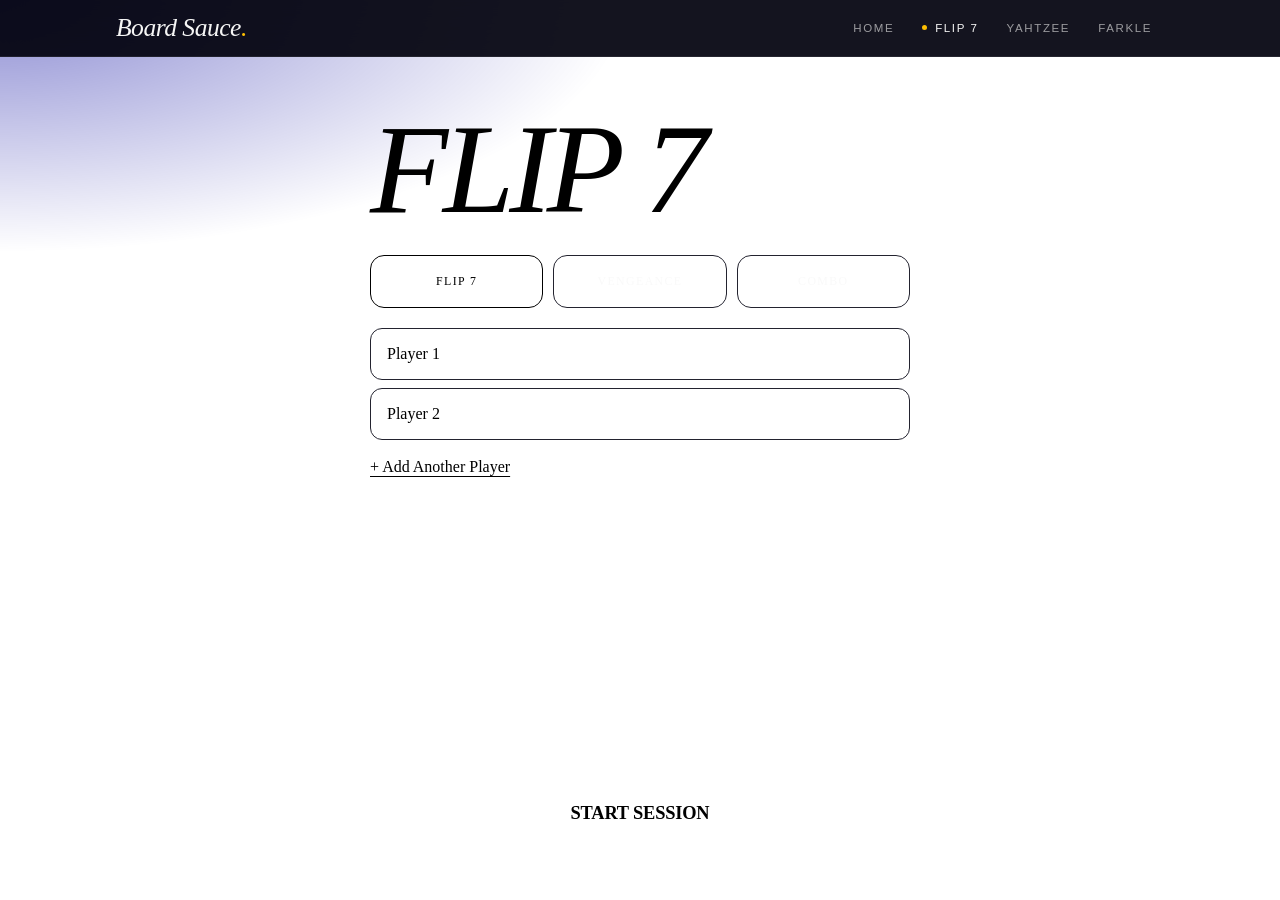
<file: html/flip7.html>
<!DOCTYPE html>
<html lang="en">
<head>
  <script async src="https://www.googletagmanager.com/gtag/js?id=G-16VX02TZHG"></script>
  <script>
    window.dataLayer = window.dataLayer || [];
    function gtag(){dataLayer.push(arguments);}
    gtag('js', new Date());
    gtag('config', 'G-16VX02TZHG');
  </script>

  <meta charset="UTF-8" />
  <meta name="viewport" content="width=device-width, initial-scale=1.0, maximum-scale=1.0, user-scalable=no, viewport-fit=cover" />
  <title>Flip 7 — Board Sauce</title>
  <link rel="apple-touch-icon" href="../icon-512.png">

  <meta name="apple-mobile-web-app-title" content="Flip 7 Scoretracker">
  <meta name="apple-mobile-web-app-capable" content="yes">
  <meta name="apple-mobile-web-app-status-bar-style" content="black-translucent">

  <link href="https://fonts.googleapis.com/css2?family=Bebas+Neue&family=DM+Sans:wght@400;700&display=swap" rel="stylesheet" />
  <link rel="stylesheet" href="../css/styles.css" />
  <link rel="stylesheet" href="../css/nav.css" />
  <link rel="stylesheet" href="../css/flip7.css" />

  <style>
    /* ── Pill bar that replaces the old game-screen header ────── */
    .flip-pill-bar {
      display: flex;
      align-items: center;
      justify-content: space-between;
      gap: 8px;
      padding: 8px 12px;
      background: var(--card-body);
      border-bottom: 2px solid var(--border);
      flex-shrink: 0;
    }

    .flip-pill {
      display: inline-flex;
      align-items: center;
      gap: 4px;
      padding: 6px 14px;
      border-radius: 999px;
      font-family: 'DM Sans', sans-serif;
      font-size: 0.65rem;
      font-weight: 700;
      text-transform: uppercase;
      letter-spacing: 0.08em;
      cursor: pointer;
      white-space: nowrap;
      transition: background 0.15s, border-color 0.15s;
      background: var(--surface);
      border: 2px solid var(--border);
      color: var(--muted);
    }

    .flip-pill:hover { background: #e4ddc8; border-color: #a8a080; }

    .flip-pill-danger {
      color: #991b1b;
      border-color: #fca5a5;
      background: #fef2f2;
    }
    .flip-pill-danger:hover { background: #fee2e2; border-color: #f87171; }

    #mode-title {
      font-family: 'Bebas Neue', cursive;
      font-size: 1.35rem;
      color: var(--text);
      line-height: 1;
      text-align: center;
      flex: 1;
    }

    /* Remove safe-area top padding from old header — nav handles it now */
    .header { display: none !important; }
  </style>
</head>
<body>

<!-- ── Shared Nav ── -->
<nav class="tl-nav" aria-label="Main navigation">
  <div class="tl-nav-inner">
    <a href="../index.html" class="tl-logo" aria-label="Board Sauce Home">Board Sauce</a>
    <div class="tl-nav-links">
      <a href="../index.html">Home</a>
      <a href="flip7.html" class="active" aria-current="page">Flip 7</a>
      <a href="yahtzee.html">Yahtzee</a>
        <a href="farkle.html">Farkle</a>
    </div>
    <button class="tl-hamburger" onclick="toggleNav()" aria-label="Toggle navigation menu" aria-expanded="false">
      <svg class="tl-icon-open" width="20" height="14" viewBox="0 0 20 14" fill="none" aria-hidden="true">
        <rect width="20" height="2" rx="1" fill="currentColor"/>
        <rect y="6" width="20" height="2" rx="1" fill="currentColor"/>
        <rect y="12" width="20" height="2" rx="1" fill="currentColor"/>
      </svg>
      <svg class="tl-icon-close" width="16" height="16" viewBox="0 0 16 16" fill="none" aria-hidden="true">
        <path d="M1 1l14 14M15 1L1 15" stroke="currentColor" stroke-width="2" stroke-linecap="round"/>
      </svg>
    </button>
  </div>
  <div class="tl-mobile-menu" role="menu">
    <a href="../index.html" role="menuitem">Home</a>
    <a href="flip7.html" class="active" role="menuitem" aria-current="page">Flip 7</a>
    <a href="yahtzee.html" role="menuitem">Yahtzee</a>
    <a href="farkle.html" role="menuitem">Farkle</a>
  </div>
</nav>

<div class="content-width">
  <div class="fireworks-layer">
    <div class="firework"></div>
    <div class="firework"></div>
    <div class="firework"></div>
    <div class="firework"></div>
    <div class="firework"></div>
  </div>

  <div id="setup-screen">
    <h1>FLIP 7</h1>
    <div class="mode-grid">
      <div class="mode-btn selected" id="m-f7" onclick="setMode('flip7')">FLIP 7</div>
      <div class="mode-btn" id="m-vg" onclick="setMode('vengeance')">VENGEANCE</div>
      <div class="mode-btn" id="m-bo" onclick="setMode('combo')">COMBO</div>
    </div>

    <div id="neg-toggle-container" style="display:none; margin-bottom: 15px;">
      <label style="font-weight: bold; font-size: 0.9rem; color: var(--muted);">
        <input type="checkbox" id="opt-negatives"> Allow Negative Scores
      </label>
    </div>

    <div id="player-list">
      <div class="player-row"><input type="text" value="Player 1"></div>
      <div class="player-row"><input type="text" value="Player 2"></div>
    </div>
    <button class="add-player-link" onclick="addPlayerRow()">+ Add Another Player</button>
    <button class="primary-btn" style="margin-top:auto;" onclick="start()">START SESSION</button>
  </div>

  <div id="game-screen">
    <!-- Pill bar replaces the old sticky header -->
    <div class="flip-pill-bar">
      <button class="flip-pill" onclick="goHome()" aria-label="Back to game modes">
        ← Game Modes
      </button>
      <h2 id="mode-title">FLIP 7</h2>
      <button class="flip-pill flip-pill-danger" onclick="restartGame(true)" aria-label="Start new game">
        New Game
      </button>
    </div>

    <div class="round-indicator">RD <span id="rd-num">1</span></div>

    <div class="game-body">
    <div class="table-container">
      <table id="score-table">
        <thead><tr id="th-row"></tr></thead>
        <tbody id="tb-body"></tbody>
      </table>
    </div>

    <div class="controls">
      <button id="live-save-btn" onclick="endRound()">SAVE ROUND & RESET</button>
      <div class="current-info">
        <div>
          <div class="active-name" id="display-name">---</div>
          <div style="font-size: 0.65rem; color: var(--accent-blue); text-transform: uppercase;" id="edit-context">Live Round</div>
        </div>
        <div id="display-score" class="active-score">0</div>
      </div>
      <div class="grid" id="num-grid"></div>
      <div class="mods-container" id="mod-container"></div>
      <div class="actions">
        <button class="btn-action bust" onclick="doAction('bust')">BUST 💥</button>
        <button class="btn-action stay" onclick="doAction('stay')">STAY ✓</button>
      </div>
    </div>
    </div><!-- /.game-body -->
  </div>
</div>

<!-- Flip 7 overlay -->
<div id="f7-overlay" aria-hidden="true">
  <div class="f7-ov-card">7</div>
  <div class="f7-ov-text">FLIP 7!</div>
  <div class="f7-ov-sub">Seven cards — +15 bonus!</div>
</div>

<script src="../js/nav.js"></script>
<script src="../js/app.js"></script>
</body>
</html>
</file>
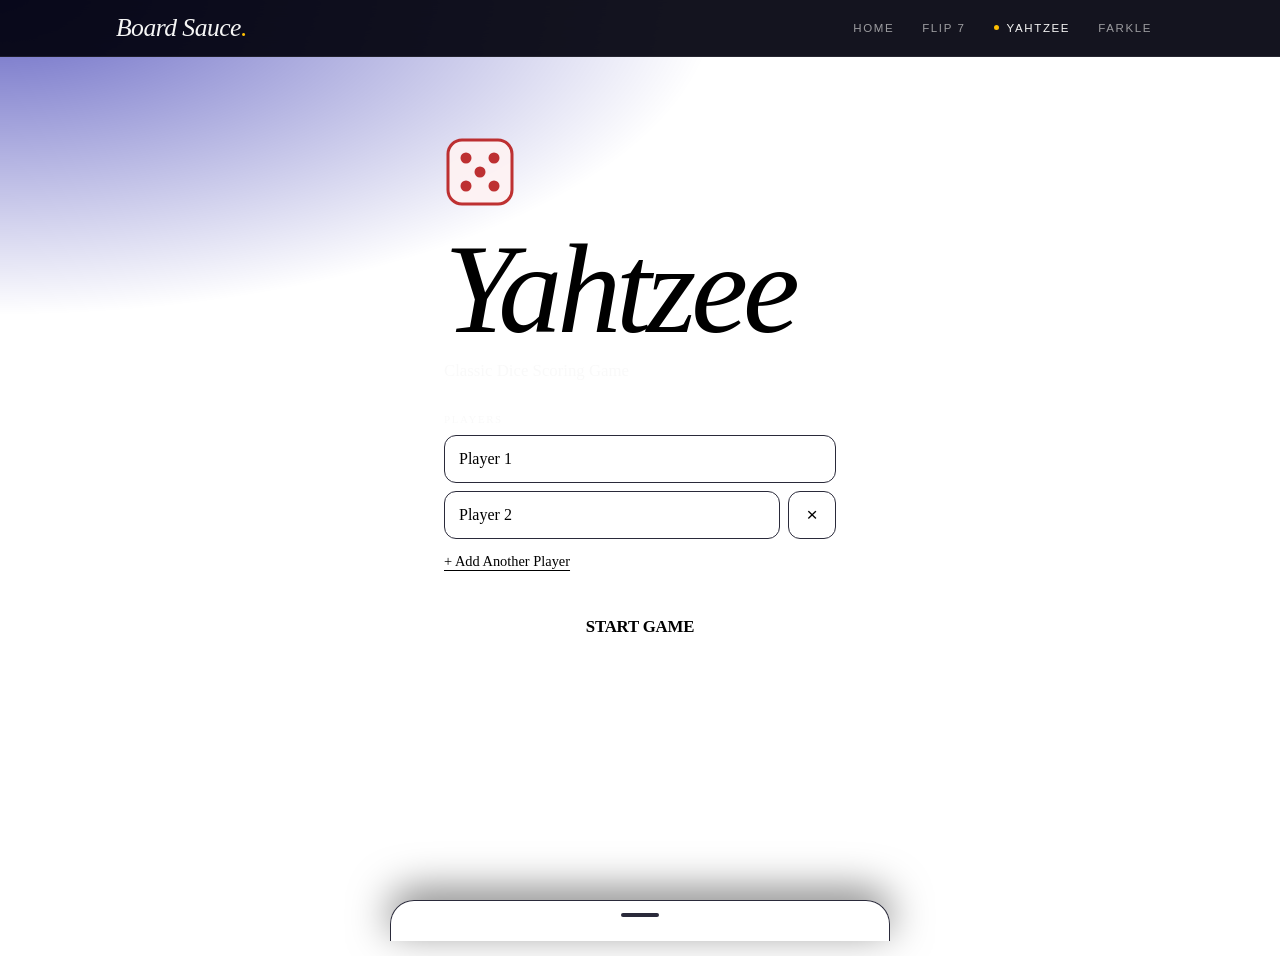
<file: html/yahtzee.html>
<!DOCTYPE html>
<html lang="en">
<head>
  <meta charset="UTF-8" />
  <meta name="viewport" content="width=device-width, initial-scale=1.0, maximum-scale=1.0, user-scalable=no, viewport-fit=cover" />
  <title>Yahtzee — Board Sauce</title>

  <meta name="apple-mobile-web-app-title" content="Yahtzee Scorecard">
  <meta name="apple-mobile-web-app-capable" content="yes">
  <meta name="apple-mobile-web-app-status-bar-style" content="black-translucent">
  <link rel="apple-touch-icon" href="../icon-512.png">

  <link rel="preconnect" href="https://fonts.googleapis.com">
  <link rel="preconnect" href="https://fonts.gstatic.com" crossorigin>
  <link href="https://fonts.googleapis.com/css2?family=Bebas+Neue&family=DM+Sans:wght@300;400;500;600;700&display=swap" rel="stylesheet">

  <link rel="stylesheet" href="../css/styles.css">
  <link rel="stylesheet" href="../css/nav.css">
  <link rel="stylesheet" href="../css/yahtzee.css">
</head>
<body>

<!-- ══════════════════════════════════════════════
     SETUP SCREEN
═══════════════════════════════════════════════ -->
<div id="setup-screen">

  <nav class="tl-nav" aria-label="Main navigation">
    <div class="tl-nav-inner">
      <a href="../index.html" class="tl-logo" aria-label="Board Sauce Home">Board Sauce</a>
      <div class="tl-nav-links">
        <a href="../index.html">Home</a>
        <a href="flip7.html">Flip 7</a>
        <a href="yahtzee.html" class="active" aria-current="page">Yahtzee</a>
        <a href="farkle.html">Farkle</a>
      </div>
      <button class="tl-hamburger" onclick="toggleNav()" aria-label="Toggle navigation menu" aria-expanded="false">
        <svg class="tl-icon-open" width="20" height="14" viewBox="0 0 20 14" fill="none" aria-hidden="true">
          <rect width="20" height="2" rx="1" fill="currentColor"/>
          <rect y="6" width="20" height="2" rx="1" fill="currentColor"/>
          <rect y="12" width="20" height="2" rx="1" fill="currentColor"/>
        </svg>
        <svg class="tl-icon-close" width="16" height="16" viewBox="0 0 16 16" fill="none" aria-hidden="true">
          <path d="M1 1l14 14M15 1L1 15" stroke="currentColor" stroke-width="2" stroke-linecap="round"/>
        </svg>
      </button>
    </div>
    <div class="tl-mobile-menu" role="menu">
      <a href="../index.html" role="menuitem">Home</a>
      <a href="flip7.html" role="menuitem">Flip 7</a>
      <a href="yahtzee.html" class="active" role="menuitem" aria-current="page">Yahtzee</a>
      <a href="farkle.html" role="menuitem">Farkle</a>
    </div>
  </nav>

  <div class="setup-body">

    <div class="setup-dice" aria-hidden="true">
      <svg width="72" height="72" viewBox="0 0 72 72" fill="none" xmlns="http://www.w3.org/2000/svg">
        <rect x="4" y="4" width="64" height="64" rx="14"
          fill="#fef2f2" stroke="#b91c1c" stroke-width="3"/>
        <circle cx="22" cy="22" r="5.5" fill="#b91c1c"/>
        <circle cx="50" cy="22" r="5.5" fill="#b91c1c"/>
        <circle cx="36" cy="36" r="5.5" fill="#b91c1c"/>
        <circle cx="22" cy="50" r="5.5" fill="#b91c1c"/>
        <circle cx="50" cy="50" r="5.5" fill="#b91c1c"/>
      </svg>
    </div>

    <h1 class="setup-title">Yahtzee</h1>
    <p class="setup-sub">Classic Dice Scoring Game</p>

    <p class="setup-section-label">Players</p>

    <div id="player-list">
      <div class="yah-player-row">
        <input class="yah-input" type="text" value="Player 1" autocomplete="off" aria-label="Player 1 name">
      </div>
      <div class="yah-player-row">
        <input class="yah-input" type="text" value="Player 2" autocomplete="off" aria-label="Player 2 name">
        <button class="yah-del-btn" onclick="this.parentElement.remove()" aria-label="Remove player">×</button>
      </div>
    </div>

    <button class="add-player-btn" onclick="addPlayer()">+ Add Another Player</button>

    <button class="yah-start-btn" onclick="startGame()">START GAME</button>

  </div>
</div>

<!-- ══════════════════════════════════════════════
     GAME SCREEN
═══════════════════════════════════════════════ -->
<div id="game-screen">

  <nav class="tl-nav" aria-label="Main navigation">
    <div class="tl-nav-inner">
      <a href="../index.html" class="tl-logo" aria-label="Board Sauce Home">Board Sauce</a>
      <div class="tl-nav-links">
        <a href="../index.html">Home</a>
        <a href="flip7.html">Flip 7</a>
        <a href="yahtzee.html" class="active" aria-current="page">Yahtzee</a>
        <a href="farkle.html">Farkle</a>
      </div>
      <button class="tl-hamburger" onclick="toggleNav()" aria-label="Toggle navigation menu" aria-expanded="false">
        <svg class="tl-icon-open" width="20" height="14" viewBox="0 0 20 14" fill="none" aria-hidden="true">
          <rect width="20" height="2" rx="1" fill="currentColor"/>
          <rect y="6" width="20" height="2" rx="1" fill="currentColor"/>
          <rect y="12" width="20" height="2" rx="1" fill="currentColor"/>
        </svg>
        <svg class="tl-icon-close" width="16" height="16" viewBox="0 0 16 16" fill="none" aria-hidden="true">
          <path d="M1 1l14 14M15 1L1 15" stroke="currentColor" stroke-width="2" stroke-linecap="round"/>
        </svg>
      </button>
    </div>
    <div class="tl-mobile-menu" role="menu">
      <a href="../index.html" role="menuitem">Home</a>
      <a href="flip7.html" role="menuitem">Flip 7</a>
      <a href="yahtzee.html" class="active" role="menuitem" aria-current="page">Yahtzee</a>
      <a href="farkle.html" role="menuitem">Farkle</a>
    </div>
  </nav>

  <div class="game-ctrl-bar">
    <span class="game-status">● In Progress</span>
    <button class="new-game-btn" onclick="newGame()">New Game</button>
  </div>

  <div class="score-area" role="region" aria-label="Scorecard">
    <div class="score-table-wrap">
      <table id="score-table" role="grid" aria-label="Yahtzee scorecard"></table>
    </div>
  </div>

</div>

<!-- ══════════════════════════════════════════════
     SCORE PICKER
═══════════════════════════════════════════════ -->
<div id="picker-overlay" class="picker-overlay" onclick="closePicker()" aria-hidden="true"></div>

<div id="picker-panel" class="picker-panel" role="dialog" aria-modal="true" aria-label="Score picker">
  <div class="picker-handle" aria-hidden="true"></div>
  <div id="picker-content"></div>
</div>

<!-- Yahtzee overlay -->
<div id="yah-overlay" aria-hidden="true">
  <div class="yah-ov-dice">🎲🎲🎲🎲🎲</div>
  <div class="yah-ov-text">YAHTZEE!</div>
  <div class="yah-ov-sub">Five of a kind!</div>
</div>

<script src="../js/nav.js"></script>
<script src="../js/yahtzee.js"></script>
</body>
</html>
</file>
<file: css/brand.css>
/* ── Thirteen brand tokens ──────────────────────────────────────
   Source: Visuals by John's Thirteen — Brand Kit V2
   Four colours, one job each. Mango is a signal, not a fill.
   Fonts: Ivy Presto Display → Instrument Serif (Google Fonts)
          Aktiv Grotesk      → Inter Tight      (Google Fonts)
   ─────────────────────────────────────────────────────────── */
:root {
  --onyx: #01010D;      /* base · backgrounds, cinematic shadows */
  --offwhite: #F5F5F5;  /* text on dark · light canvases */
  --duke: #00009C;      /* brand · blocks, avatars, hero panels */
  --mango: #FDBE02;     /* signal · the period, CTAs, highlights */

  /* Tints of the four — never new hues */
  --onyx-2: #0A0A18;              /* raised surface on onyx */
  --onyx-3: #12121F;              /* pressed / hover surface */
  --line: rgba(245, 245, 245, 0.10);
  --line-strong: rgba(245, 245, 245, 0.22);
  --text-dim: rgba(245, 245, 245, 0.62);
  --text-faint: rgba(245, 245, 245, 0.42);

  --font-display: 'Instrument Serif', 'Times New Roman', Georgia, serif;
  --font-ui: 'Inter Tight', 'Helvetica Neue', Arial, sans-serif;

  --radius: 14px;
  --radius-sm: 10px;
}

/* Label / tag — Aktiv Med · 13–16 · +140 */
.label {
  font-family: var(--font-ui);
  font-weight: 500;
  font-size: 0.75rem;
  letter-spacing: 0.14em;
  text-transform: uppercase;
}

/* The mango period — the signature */
.dot { color: var(--mango); }
</file>
<file: css/nav.css>
/* ── Board Sauce — Shared Navigation ────────────────────────── */
:root {
  --tl-nav-h: 56px;
  --tl-nav-bg: #01010D;
}

/* Push all page content below the fixed bar */
body {
  padding-top: calc(var(--tl-nav-h) + env(safe-area-inset-top));
}

/* ── Bar structure ───────────────────────────────────────────── */
.tl-nav {
  position: fixed;
  top: 0;
  left: 0;
  right: 0;
  z-index: 999;
  background: rgba(1, 1, 13, 0.92);
  -webkit-backdrop-filter: blur(14px);
  backdrop-filter: blur(14px);
  border-bottom: 1px solid rgba(245, 245, 245, 0.08);
  /* safe-area padding so content sits below notch */
  padding-top: env(safe-area-inset-top);
}

.tl-nav-inner {
  height: var(--tl-nav-h);
  max-width: 1080px;
  margin: 0 auto;
  display: flex;
  align-items: center;
  justify-content: space-between;
  padding: 0 16px;
  gap: 12px;
}

/* ── Wordmark — never set in the UI face ─────────────────────── */
.tl-logo {
  font-family: var(--font-display, 'Instrument Serif', Georgia, serif);
  font-style: italic;
  font-weight: 400;
  font-size: 1.6rem;
  letter-spacing: -0.02em;
  color: #F5F5F5;
  text-decoration: none;
  line-height: 1;
  flex-shrink: 0;
  white-space: nowrap;
  transition: opacity 0.15s;
}

.tl-logo::after { content: "."; color: #FDBE02; }
.tl-logo:hover { opacity: 0.8; }

/* ── Desktop links ───────────────────────────────────────────── */
.tl-nav-links {
  display: flex;
  align-items: center;
  gap: 4px;
}

.tl-nav-links a {
  font-family: var(--font-ui, 'Inter Tight', 'Helvetica Neue', Arial, sans-serif);
  font-size: 0.72rem;
  font-weight: 500;
  text-transform: uppercase;
  letter-spacing: 0.14em;
  color: rgba(245, 245, 245, 0.6);
  text-decoration: none;
  padding: 8px 12px;
  border-radius: 999px;
  white-space: nowrap;
  transition: color 0.15s, background 0.15s;
}

.tl-nav-links a:hover  { color: #F5F5F5; background: rgba(245, 245, 245, 0.06); }
.tl-nav-links a.active { color: #F5F5F5; }
.tl-nav-links a.active::before {
  content: "";
  display: inline-block;
  width: 5px;
  height: 5px;
  border-radius: 50%;
  background: #FDBE02;
  margin-right: 8px;
  vertical-align: middle;
  transform: translateY(-1px);
}

/* ── Hamburger button ────────────────────────────────────────── */
.tl-hamburger {
  display: none;
  align-items: center;
  justify-content: center;
  width: 40px;
  height: 40px;
  background: none;
  border: 1px solid rgba(245, 245, 245, 0.14);
  border-radius: 999px;
  color: #F5F5F5;
  cursor: pointer;
  flex-shrink: 0;
  transition: background 0.15s;
}

.tl-hamburger:hover { background: rgba(245, 245, 245, 0.06); }

/* Icon swap on open */
.tl-icon-open  { display: block; }
.tl-icon-close { display: none;  }

.tl-nav.menu-open .tl-icon-open  { display: none;  }
.tl-nav.menu-open .tl-icon-close { display: block; }

/* ── Mobile dropdown ─────────────────────────────────────────── */
.tl-mobile-menu {
  display: none;
  flex-direction: column;
  background: #01010D;
  border-top: 1px solid rgba(245, 245, 245, 0.08);
  padding: 8px 0 14px;
}

.tl-nav.menu-open .tl-mobile-menu { display: flex; }

.tl-mobile-menu a {
  font-family: var(--font-display, 'Instrument Serif', Georgia, serif);
  font-style: italic;
  font-size: 1.9rem;
  letter-spacing: -0.02em;
  color: rgba(245, 245, 245, 0.55);
  text-decoration: none;
  padding: 8px 20px;
  transition: color 0.12s;
}

.tl-mobile-menu a:hover  { color: #F5F5F5; }
.tl-mobile-menu a.active { color: #F5F5F5; }
.tl-mobile-menu a.active::after { content: "."; color: #FDBE02; }

/* ── Breakpoint: ≤ 560px → hamburger ────────────────────────── */
@media (max-width: 560px) {
  .tl-nav-links { display: none; }
  .tl-hamburger { display: flex; }
}

/* Prevent desktop dropdown from ever showing */
@media (min-width: 561px) {
  .tl-mobile-menu { display: none !important; }
}
</file>
<file: css/home.css>
/* ── Board Sauce — Homepage ─────────────────────────────────────
   Dark-first. Onyx base, Duke panels, Mango as the one signal.
   ─────────────────────────────────────────────────────────── */
* { box-sizing: border-box; margin: 0; padding: 0; -webkit-tap-highlight-color: transparent; }

html { background: var(--onyx); }

body {
  min-height: 100svh;
  overflow-x: hidden;
  background: var(--onyx);
  color: var(--offwhite);
  font-family: var(--font-ui);
  font-size: 1rem;
  line-height: 1.5;
  -webkit-font-smoothing: antialiased;
}

/* Cinematic grade: cool Duke air up top, warm Mango light below */
body::before {
  content: "";
  position: fixed;
  inset: -10%;
  z-index: 0;
  pointer-events: none;
  background:
    radial-gradient(60% 45% at 10% 8%, rgba(0, 0, 156, 0.62) 0%, rgba(0, 0, 156, 0) 70%),
    radial-gradient(45% 35% at 88% 70%, rgba(253, 190, 2, 0.13) 0%, rgba(253, 190, 2, 0) 70%);
  animation: drift 18s ease-in-out infinite alternate;
}

@keyframes drift {
  from { transform: translate3d(0, 0, 0) scale(1); }
  to   { transform: translate3d(4%, 3%, 0) scale(1.08); }
}

/* Warm light that follows the pointer / finger */
.spotlight {
  position: fixed;
  inset: 0;
  z-index: 0;
  pointer-events: none;
  background: radial-gradient(420px circle at var(--sx, 70%) var(--sy, 20%), rgba(253, 190, 2, 0.10), rgba(253, 190, 2, 0) 65%);
}

/* Film grain — the grade recipe says 8–12 */
.grain {
  position: fixed;
  inset: 0;
  z-index: 1000;
  pointer-events: none;
  opacity: 0.09;
  mix-blend-mode: overlay;
  background-image: url("data:image/svg+xml,%3Csvg xmlns='http://www.w3.org/2000/svg' width='160' height='160'%3E%3Cfilter id='n'%3E%3CfeTurbulence type='fractalNoise' baseFrequency='0.9' numOctaves='2' stitchTiles='stitch'/%3E%3C/filter%3E%3Crect width='100%25' height='100%25' filter='url(%23n)'/%3E%3C/svg%3E");
}

.home-wrapper {
  position: relative;
  z-index: 1;
  width: 100%;
  max-width: 1080px;
  margin: 0 auto;
  padding: 0 16px calc(24px + env(safe-area-inset-bottom));
}

/* ─────────────────────────────────────────
   HERO
───────────────────────────────────────── */
.hero {
  position: relative;
  z-index: 5;
  padding: 56px 4px 48px;
}

.hero-label { color: var(--mango); margin-bottom: 14px; }

.hero-title {
  font-family: var(--font-display);
  font-style: italic;
  font-weight: 400;
  font-size: clamp(5.25rem, 26vw, 12.5rem);
  line-height: 0.84;
  letter-spacing: -0.04em;
  color: var(--offwhite);
  user-select: none;
  -webkit-user-select: none;
}

.hero-line { display: block; white-space: nowrap; }

.hero-title .ch {
  display: inline-block;
  will-change: transform;
}

/* The mango period — grab it, flick it */
.hero-dot {
  position: relative;
  z-index: 50;
  display: inline-block;
  width: 0.15em;
  height: 0.15em;
  margin-left: 0.02em;
  border-radius: 50%;
  background: var(--mango);
  cursor: grab;
  touch-action: none;
  will-change: transform;
}

.hero-dot::before { content: ""; position: absolute; inset: -0.22em; }
.hero-dot.is-held { cursor: grabbing; box-shadow: 0 0 0 0.05em rgba(253, 190, 2, 0.25), 0 0 40px rgba(253, 190, 2, 0.55); }

.hero-sub {
  margin-top: 24px;
  max-width: 30ch;
  font-size: 1.125rem;
  line-height: 1.45;
  color: var(--text-dim);
}

.hero-hint {
  margin-top: 18px;
  font-size: 0.66rem;
  color: var(--text-faint);
  transition: opacity 0.4s;
}

.hero-hint.is-done { opacity: 0; }

/* ─────────────────────────────────────────
   GAMES
───────────────────────────────────────── */
.section-head {
  display: flex;
  justify-content: space-between;
  align-items: baseline;
  padding: 0 4px 12px;
  border-bottom: 1px solid var(--line);
  margin-bottom: 12px;
}

.section-head .label { color: var(--text-dim); }
.section-count { color: var(--text-faint); }

.games-grid {
  display: grid;
  gap: 12px;
}

.game-card {
  --rx: 0deg;
  --ry: 0deg;
  --gx: 50%;
  --gy: 0%;
  position: relative;
  display: grid;
  grid-template-columns: 1fr auto;
  align-items: end;
  gap: 16px;
  overflow: hidden;
  background: var(--onyx-2);
  border: 1px solid var(--line);
  border-radius: var(--radius);
  color: var(--offwhite);
  text-decoration: none;
  transform: perspective(900px) rotateX(var(--rx)) rotateY(var(--ry));
  transition: border-color 0.25s, transform 0.5s cubic-bezier(.2, .8, .2, 1);
}

.game-card.is-tilting { transition: border-color 0.25s, transform 0.08s linear; }

/* Sheen that tracks the pointer */
.game-card::after {
  content: "";
  position: absolute;
  inset: 0;
  pointer-events: none;
  background: radial-gradient(380px circle at var(--gx) var(--gy), rgba(245, 245, 245, 0.10), rgba(245, 245, 245, 0) 60%);
  opacity: 0;
  transition: opacity 0.3s;
}

.game-card:hover { border-color: var(--line-strong); }
.game-card:hover::after { opacity: 1; }
.game-card:active { transform: perspective(900px) rotateX(var(--rx)) rotateY(var(--ry)) scale(0.985); }
.game-card:focus-visible { outline: 2px solid var(--mango); outline-offset: 3px; }

/* Colourways — one job each */
.game-card--flip .card-stage { background: radial-gradient(90% 90% at 50% 100%, rgba(0, 0, 156, 0.75), rgba(0, 0, 156, 0) 70%); }
.game-card--yah { background: var(--duke); border-color: rgba(245, 245, 245, 0.16); }
.game-card--fk .card-stage { background: radial-gradient(80% 90% at 50% 100%, rgba(253, 190, 2, 0.22), rgba(253, 190, 2, 0) 70%); }

.card-stage {
  position: relative;
  grid-column: 1 / -1;
  height: 168px;
  overflow: hidden;
  border-bottom: 1px solid var(--line);
}

.game-card--yah .card-stage { border-bottom-color: rgba(245, 245, 245, 0.16); }

.card-num {
  position: absolute;
  top: 14px;
  left: 18px;
  z-index: 2;
  font-family: var(--font-display);
  font-style: italic;
  font-size: 2.5rem;
  line-height: 0.8;
  letter-spacing: -0.04em;
  color: var(--mango);
}

.card-text { padding: 0 0 22px 20px; }

.card-name {
  font-family: var(--font-ui);
  font-weight: 500;
  font-size: 1.6rem;
  line-height: 1.05;
  letter-spacing: -0.03em;
  margin-bottom: 6px;
}

.card-desc {
  font-size: 0.95rem;
  line-height: 1.45;
  color: var(--text-dim);
  margin-bottom: 14px;
}

.game-card--yah .card-desc { color: rgba(245, 245, 245, 0.8); }

.card-meta {
  font-size: 0.68rem;
  color: var(--text-faint);
}

.game-card--yah .card-meta { color: rgba(245, 245, 245, 0.6); }

.card-arrow {
  display: grid;
  place-items: center;
  width: 40px;
  height: 40px;
  margin: 0 20px 22px 0;
  border-radius: 50%;
  border: 1px solid var(--line-strong);
  color: var(--offwhite);
  transition: background 0.2s, color 0.2s, border-color 0.2s, transform 0.3s cubic-bezier(.2, 1.6, .4, 1);
}

.game-card:hover .card-arrow {
  background: var(--mango);
  border-color: var(--mango);
  color: var(--onyx);
  transform: rotate(-45deg);
}

/* ── Flip 7 · the fan ───────────────────── */
.fan {
  position: absolute;
  left: 50%;
  bottom: 4px;
  width: 0;
  height: 0;
}

.pc {
  --w: 74px;
  position: absolute;
  bottom: 0;
  left: calc(var(--w) / -2);
  width: var(--w);
  height: calc(var(--w) * 1.4);
  border-radius: 9px;
  transform-origin: 50% 100%;
  transition: transform 0.7s cubic-bezier(.2, 1.3, .4, 1);
}

.pc--l, .pc--r {
  display: grid;
  place-items: center;
  background: var(--offwhite);
  color: var(--onyx);
  box-shadow: 0 10px 30px rgba(1, 1, 13, 0.6);
  font-family: var(--font-display);
  font-style: italic;
  font-size: 2.6rem;
  letter-spacing: -0.04em;
}

.pc--l { transform: rotate(-5deg) translateX(-4px); }
.pc--r { transform: rotate(5deg) translateX(4px); }

.pc--c {
  transform-style: preserve-3d;
  transform: rotate(0deg) translateY(0) rotateY(0deg);
  transition: transform 0.9s cubic-bezier(.2, 1.2, .4, 1);
}

.pc-back, .pc-front {
  position: absolute;
  inset: 0;
  display: grid;
  place-items: center;
  border-radius: inherit;
  backface-visibility: hidden;
  -webkit-backface-visibility: hidden;
  box-shadow: 0 14px 34px rgba(1, 1, 13, 0.7);
  font-family: var(--font-display);
  font-style: italic;
  letter-spacing: -0.04em;
}

.pc-back {
  background:
    repeating-linear-gradient(45deg, rgba(245, 245, 245, 0.07) 0 2px, transparent 2px 9px),
    var(--duke);
  border: 3px solid var(--offwhite);
  color: var(--offwhite);
  font-size: 1.7rem;
}

/* Onyx on Mango — the card worth noticing */
.pc-front {
  background: var(--mango);
  color: var(--onyx);
  font-size: 3.6rem;
  transform: rotateY(180deg);
}

.game-card--flip.is-on .pc--l { transform: rotate(-22deg) translateX(-34px); }
.game-card--flip.is-on .pc--r { transform: rotate(22deg) translateX(34px); }
.game-card--flip.is-on .pc--c { transform: rotate(0deg) translateY(-14px) rotateY(180deg); }

/* ── Dice ───────────────────────────────── */
.dice {
  position: absolute;
  inset: 0;
}

.dice--row {
  display: flex;
  justify-content: center;
  align-items: center;
  gap: 10px;
  padding-top: 34px;
}

.die-pos {
  --d: 40px;
  width: var(--d);
  height: var(--d);
}

.dice--scatter .die-pos {
  position: absolute;
  left: 0;
  top: 0;
  transition: transform 0.8s cubic-bezier(.2, 1.3, .4, 1);
}

.die {
  width: 100%;
  height: 100%;
  display: grid;
  grid-template-columns: repeat(3, 1fr);
  grid-template-rows: repeat(3, 1fr);
  padding: 18%;
  gap: 4%;
  background: var(--offwhite);
  border-radius: 24%;
  box-shadow: 0 8px 18px rgba(1, 1, 13, 0.55), inset 0 -3px 0 rgba(1, 1, 13, 0.12);
  transition: background 0.3s, box-shadow 0.3s;
}

.pip {
  border-radius: 50%;
  background: var(--onyx);
  opacity: 0;
}

.pip.on { opacity: 1; }
.game-card--yah .pip { background: var(--duke); }

/* Farkle — scoring dice light up */
.die.is-score {
  background: var(--mango);
  box-shadow: 0 8px 18px rgba(1, 1, 13, 0.55), 0 0 26px rgba(253, 190, 2, 0.45), inset 0 -3px 0 rgba(1, 1, 13, 0.15);
}

.die.is-rolling { animation: tumble 0.75s cubic-bezier(.3, .6, .4, 1) both; }

@keyframes tumble {
  0%   { transform: translateY(0) rotate(0deg) scale(1); }
  35%  { transform: translateY(-38px) rotate(200deg) scale(1.08); }
  70%  { transform: translateY(0) rotate(340deg) scale(1); }
  84%  { transform: translateY(-7px) rotate(354deg); }
  100% { transform: translateY(0) rotate(360deg); }
}

.yah-pop {
  position: absolute;
  right: 18px;
  bottom: 10px;
  font-family: var(--font-display);
  font-style: italic;
  font-size: 2rem;
  letter-spacing: -0.03em;
  color: var(--mango);
  transform: scale(0) rotate(-16deg);
  transform-origin: 100% 50%;
  transition: transform 0.5s cubic-bezier(.2, 1.8, .4, 1);
}

.game-card--yah.is-yahtzee .yah-pop { transform: scale(1) rotate(-6deg); }

/* ─────────────────────────────────────────
   SUPPORT — Duke panel
───────────────────────────────────────── */
.support-panel {
  margin-top: 40px;
  padding: 28px 24px 26px;
  background: var(--duke);
  border-radius: var(--radius);
}

.support-label { color: var(--mango); margin-bottom: 18px; }

.support-title {
  font-family: var(--font-display);
  font-style: italic;
  font-size: clamp(2.75rem, 12vw, 4.5rem);
  line-height: 0.95;
  letter-spacing: -0.03em;
  margin-bottom: 14px;
}

.support-text {
  max-width: 36ch;
  font-size: 1rem;
  line-height: 1.5;
  color: rgba(245, 245, 245, 0.82);
  margin-bottom: 24px;
}

/* Onyx on Mango — the one button */
.bmc-btn {
  display: inline-flex;
  align-items: center;
  gap: 10px;
  padding: 14px 22px;
  background: var(--mango);
  color: var(--onyx);
  border-radius: 999px;
  font-family: var(--font-ui);
  font-weight: 600;
  font-size: 0.95rem;
  letter-spacing: -0.01em;
  text-decoration: none;
  transition: transform 0.15s, filter 0.15s;
}

.bmc-btn:hover { filter: brightness(1.06); }
.bmc-btn:active { transform: scale(0.97); }
.bmc-btn:focus-visible { outline: 2px solid var(--offwhite); outline-offset: 3px; }

/* ─────────────────────────────────────────
   FOOTER
───────────────────────────────────────── */
.home-footer {
  display: flex;
  justify-content: space-between;
  gap: 12px;
  padding: 28px 4px 8px;
  color: var(--text-faint);
}

.home-footer .label { font-size: 0.66rem; }

/* ─────────────────────────────────────────
   TABLET / DESKTOP
───────────────────────────────────────── */
@media (min-width: 768px) {
  .home-wrapper { padding: 0 32px 32px; }

  .hero { padding: 96px 0 72px; }
  .hero-sub { font-size: 1.25rem; }

  .section-head { padding-left: 0; padding-right: 0; }

  .games-grid { grid-template-columns: repeat(3, 1fr); gap: 14px; }

  .card-stage { height: 220px; }
  .card-num { font-size: 3.25rem; top: 18px; left: 22px; }
  .card-text { padding: 0 0 24px 24px; }
  .card-arrow { margin: 0 24px 24px 0; }

  .pc { --w: 84px; }
  .die-pos { --d: 44px; }
  .dice--row { gap: 8px; }

  .support-panel {
    display: grid;
    grid-template-columns: 1fr auto;
    align-items: end;
    column-gap: 40px;
    padding: 40px;
    margin-top: 56px;
  }

  .support-label, .support-title, .support-text { grid-column: 1; }
  .bmc-btn { grid-column: 2; grid-row: 1 / span 3; align-self: end; }
  .support-text { margin-bottom: 0; }

  .home-footer { padding: 32px 0 8px; }
}

/* Dice row needs room on tablet-width cards */
@media (min-width: 768px) and (max-width: 960px) {
  .die-pos { --d: 36px; }
  .dice--row { gap: 6px; }
}

@media (prefers-reduced-motion: reduce) {
  body::before { animation: none; }
  .game-card, .card-arrow, .bmc-btn, .pc, .pc--c, .die-pos { transition: none; }
  .die.is-rolling { animation: none; }
  .hero-hint { display: none; }
}
</file>
<file: css/styles.css>
/* ── Board Sauce — game base (Flip 7, shared shell) ─────────────
   Thirteen palette: Onyx base, Duke blocks, Mango signal.
   Requires brand.css for --onyx / --duke / --mango / fonts.
   ─────────────────────────────────────────────────────────── */
:root {
  --bg: var(--onyx);
  --card-body: var(--onyx-2);
  --text: var(--offwhite);
  --surface: var(--onyx-3);
  --border: #23232F;
  --muted: rgba(245, 245, 245, 0.62);
  --accent-blue: var(--mango);   /* live/edit signals */
  --accent-green: var(--mango);  /* bonuses, selected mods */
  --gold: var(--mango);          /* running totals */
  --max-w: 500px;
}

* { box-sizing: border-box; margin: 0; padding: 0; -webkit-tap-highlight-color: transparent; }

body {
  background-color: var(--bg);
  color: var(--text);
  font-family: var(--font-ui);
  -webkit-font-smoothing: antialiased;
  height: 100vh;
  height: 100svh;
  width: 100vw;
  overflow: hidden;
  display: flex;
  flex-direction: column;
  align-items: center;
  position: relative;
  overscroll-behavior: none;
}

.content-width {
  width: 100%;
  max-width: var(--max-w);
  display: flex;
  flex-direction: column;
  height: 100%;
  overflow: hidden;
  z-index: 2;
  position: relative;
}

/* --- CONSTRAINED FIREWORKS (iOS FIX) --- */
.fireworks-layer {
  position: absolute;
  top: 0;
  left: 0;
  width: 100%;
  height: 100%;
  pointer-events: none;
  z-index: 9999;
  contain: layout paint;
  touch-action: none;
  overflow: hidden;
  visibility: hidden;
}

body.has-winner .fireworks-layer { visibility: visible; }

@keyframes firework {
  0% { transform: translateY(95vh) scale(0.2); opacity: 1; }
  30% { opacity: 1; }
  100% { transform: translateY(var(--y)) scale(var(--s)); opacity: 0; }
}

.firework, .firework::before, .firework::after {
  content: "";
  position: absolute;
  top: 0;
  width: 3.5vmin;
  aspect-ratio: 1;
  background:
    radial-gradient(circle, #fff 0.1vmin, #0000 0) 10% 10%,
    radial-gradient(circle, var(--mango) 0.3vmin, #0000 0) 50% 0%,
    radial-gradient(circle, var(--offwhite) 0.1vmin, #0000 0) 0% 50%,
    radial-gradient(circle, var(--mango) 0.4vmin, #0000 0) 90% 20%,
    radial-gradient(circle, #fff 0.05vmin, #0000 0) 80% 90%,
    radial-gradient(circle, var(--mango) 0.2vmin, #0000 0) 95% 70%,
    radial-gradient(circle, var(--offwhite) 0.15vmin, #0000 0) 20% 80%,
    radial-gradient(circle, #fff 0.25vmin, #0000 0) 40% 40%;
  background-size: 0.5vmin 0.5vmin;
  background-repeat: no-repeat;
}

body.has-winner .firework, .firework::before, .firework::after {
  animation: firework var(--d) infinite ease-out;
}

.firework:nth-child(1) { left: 10%; --y: 18vh; --s: 5; --d: 1.6s; }
.firework:nth-child(2) { left: 85%; --y: 28vh; --s: 3.5; --d: 2.2s; animation-delay: -0.4s; }
.firework:nth-child(3) { left: 45%; --y: 12vh; --s: 7; --d: 1.9s; animation-delay: -1.2s; }
.firework:nth-child(4) { left: 25%; --y: 35vh; --s: 4.5; --d: 2.5s; animation-delay: -0.8s; }
.firework:nth-child(5) { left: 92%; --y: 42vh; --s: 6; --d: 2.0s; animation-delay: -1.5s; }

.firework::before { transform: rotate(120deg); }
.firework::after { transform: rotate(240deg); }

/* SETUP SCREEN */
#setup-screen { padding: 40px 24px; flex: 1; display: flex; flex-direction: column; width: 100%; overflow-y: auto; z-index: 10; }
h1 { font-family: var(--font-display); font-style: italic; font-weight: 400; font-size: 5.5rem; letter-spacing: -0.04em; margin-bottom: 28px; line-height: 0.9; }
.mode-grid { display: grid; grid-template-columns: 1fr 1fr 1fr; gap: 8px; margin-bottom: 20px; }
.mode-btn { background: var(--card-body); border: 1px solid var(--border); color: var(--muted); padding: 16px 5px; border-radius: 12px; text-align: center; font-size: 0.7rem; font-weight: 500; letter-spacing: 0.12em; cursor: pointer; text-transform: uppercase; transition: background 0.15s, color 0.15s, border-color 0.15s; }
.mode-btn:hover { color: var(--text); border-color: var(--line-strong); }
.mode-btn.selected { border-color: var(--duke); color: var(--offwhite); background: var(--duke); }

#player-list { margin-bottom: 10px; }
.player-row { display: flex; gap: 8px; margin-bottom: 8px; align-items: center; }
.player-row input { flex: 1; background: var(--card-body); border: 1px solid var(--border); color: var(--text); padding: 14px 16px; border-radius: 12px; font-family: var(--font-ui); font-size: 16px; font-weight: 500; outline: none; transition: border-color 0.15s; }
.player-row input:focus { border-color: var(--mango); }
.del-btn { background: transparent; border: 1px solid var(--border); color: var(--text); padding: 12px; border-radius: 12px; cursor: pointer; }
.del-btn:hover { border-color: var(--line-strong); }
.add-player-link { background: none; border: none; color: var(--text); font-family: var(--font-ui); font-weight: 500; font-size: 0.9rem; cursor: pointer; text-decoration: underline; text-decoration-color: var(--mango); text-underline-offset: 4px; margin-bottom: 25px; text-align: left; }
.primary-btn { width: 100%; padding: 18px; background: var(--mango); border: none; border-radius: 999px; color: var(--onyx); font-family: var(--font-ui); font-weight: 600; font-size: 1.05rem; letter-spacing: -0.01em; cursor: pointer; transition: transform 0.15s, filter 0.15s; }
.primary-btn:hover { filter: brightness(1.06); }
.primary-btn:active { transform: scale(0.98); }

/* GAME SCREEN */
#game-screen { display: none; flex-direction: column; height: 100%; width: 100%; overflow: hidden; z-index: 10; position: relative; }
.header { padding: 12px 15px; display: flex; justify-content: space-between; align-items: center; background: var(--card-body); border-bottom: 1px solid var(--border); padding-top: max(12px, env(safe-area-inset-top)); }
.header-btn { background:none; border:none; color: var(--text); font-weight: 500; cursor:pointer; font-size: 0.75rem; text-transform: uppercase; }
#mode-title { font-family: var(--font-display); font-style: italic; font-weight: 400; font-size: 1.8rem; }

.table-container { flex: 1; min-height: 0; overflow-y: auto; padding: 8px 15px; background: transparent; }
table { width: 100%; border-collapse: separate; border-spacing: 0; background: var(--card-body); border-radius: 12px; border: 1px solid var(--border); overflow: hidden; }
th { background: var(--card-body); color: var(--text-faint); font-size: 0.6rem; font-weight: 500; letter-spacing: 0.14em; text-transform: uppercase; padding: 10px 8px; position: sticky; top: 0; z-index: 2; border-bottom: 1px solid var(--border); }
td { text-align: center; padding: 10px 4px; border-bottom: 1px solid var(--border); font-weight: 500; font-size: 0.85rem; font-variant-numeric: tabular-nums; cursor: pointer; }
tr:last-child td { border-bottom: none; }
.row-active { background: rgba(0, 0, 156, 0.38); }
.cell-editing { outline: 2px solid var(--mango); outline-offset: -2px; background: rgba(253, 190, 2, 0.08) !important; }

.winner-row td:first-child { box-shadow: inset 3px 0 0 var(--mango); background: rgba(253, 190, 2, 0.1) !important; }
.f7-count { color: var(--mango); font-size: 0.62rem; letter-spacing: 0.08em; display: block; }
.f7-tag { color: var(--mango); font-size: 0.65rem; font-weight: normal; }

.controls { padding: 12px 15px; background: var(--card-body); border-top: 1px solid var(--border); border-radius: 22px 22px 0 0; padding-bottom: calc(12px + env(safe-area-inset-bottom)); }
.current-info { display:flex; justify-content:space-between; align-items: baseline; margin-bottom: 6px; }
.active-name { font-family: var(--font-ui); font-weight: 500; font-size: 1.35rem; letter-spacing: -0.03em; }
.active-score { font-family: var(--font-display); font-style: italic; font-size: 2.4rem; line-height: 1; letter-spacing: -0.03em; color: var(--mango); }

.grid { display: grid; grid-template-columns: repeat(7, 1fr); gap: 5px; margin-bottom: 8px; }

/* Number buttons — offwhite faces like the real cards, colours kept as printed */
.btn-num { aspect-ratio: 1; color: var(--c); border: 2.5px solid var(--c); background: var(--offwhite); border-radius: 10px; font-family: var(--font-ui); font-weight: 600; font-size: 1.05rem; font-variant-numeric: tabular-nums; cursor: pointer; transition: opacity 0.2s, transform 0.12s; }
.btn-num:active { transform: scale(0.94); }
.btn-num.disabled { opacity: 0.18; cursor: not-allowed; }
.btn-num.selected { background: var(--c) !important; color: #fff !important; border-color: var(--c) !important; opacity: 1 !important; box-shadow: 0 0 0 2px var(--onyx-2), 0 0 0 3.5px var(--mango); }

/* --- COLOR PALETTE (matches the physical cards — do not rebrand) --- */
.btn-num[data-n="0"] { --c: #94a3b8; } .btn-num[data-n="1"] { --c: #64748b; }
.btn-num[data-n="2"] { --c: #849101; } .btn-num[data-n="3"] { --c: #be123c; }
.btn-num[data-n="4"] { --c: #0891b2; } .btn-num[data-n="5"] { --c: #15803d; }
.btn-num[data-n="6"] { --c: #7e22ce; } .btn-num[data-n="7"] { --c: #c2410c; }
.btn-num[data-n="8"] { --c: #166534; } .btn-num[data-n="9"] { --c: #92400e; }
.btn-num[data-n="10"]{ --c: #b91c1c; } .btn-num[data-n="11"]{ --c: #1e40af; }
.btn-num[data-n="12"]{ --c: #78350f; } .btn-num[data-n="13"]{ --c: #1d4ed8; }

.mods-row { display: flex; gap: 5px; overflow-x: auto; scrollbar-width: none; margin-bottom: 8px; }
.btn-mod { padding: 8px 12px; background: transparent; color: var(--text); border: 1px solid var(--line-strong); border-radius: 999px; font-family: var(--font-ui); font-weight: 500; cursor: pointer; font-size: 0.75rem; white-space: nowrap; transition: background 0.15s, color 0.15s, border-color 0.15s; }
.btn-mod.active { background: var(--mango); color: var(--onyx); border-color: var(--mango); }

.actions { display: grid; grid-template-columns: 1fr 1fr; gap: 8px; }
.btn-action { padding: 12px; border-radius: 999px; font-family: var(--font-ui); font-weight: 600; font-size: 0.95rem; cursor: pointer; transition: transform 0.12s, background 0.15s; }
.btn-action:active { transform: scale(0.97); }
.bust { background: transparent; color: var(--offwhite); border: 1px solid var(--line-strong); }
.bust:hover { background: rgba(245, 245, 245, 0.06); }
.stay { background: var(--duke); color: var(--offwhite); border: 1px solid var(--duke); }
#live-save-btn { padding: 15px; margin-bottom: 10px; background: var(--mango); border: none; border-radius: 999px; color: var(--onyx); font-family: var(--font-ui); font-weight: 600; font-size: 1rem; letter-spacing: -0.01em; cursor: pointer; width: 100%; transition: transform 0.12s; }
#live-save-btn:active { transform: scale(0.98); }
#live-save-btn.winner-state { background: var(--duke); color: var(--offwhite); box-shadow: inset 0 0 0 2px var(--mango); }
</file>
<file: css/farkle.css>
/* ── Farkle — Thirteen palette (Mango-led, warm light on Onyx) ── */
:root {
  --fk-bg:     var(--onyx);
  --fk-surf:   var(--onyx-2);
  --fk-card:   var(--onyx-3);
  --fk-bord:   #23232F;
  --fk-text:   var(--offwhite);
  --fk-muted:  rgba(245, 245, 245, 0.6);
  --fk-orange: var(--mango);
  --fk-orng-d: #E5AB00;
  --fk-orng-l: rgba(253, 190, 2, 0.13);
}

/* ── Body overrides ────────────────────────────────────────── */
body {
  background: var(--fk-bg);
  color: var(--fk-text);
  height: auto;
  min-height: 100svh;
  overflow-x: hidden;
  overflow-y: auto;
  display: block;
}

/* Cinematic grade — warm light rising from below */
body::before {
  content: "";
  position: fixed;
  inset: 0;
  z-index: -1;
  pointer-events: none;
  background:
    radial-gradient(70% 40% at 100% 100%, rgba(253, 190, 2, 0.14), rgba(253, 190, 2, 0) 70%),
    radial-gradient(60% 35% at 0% 0%, rgba(0, 0, 156, 0.35), rgba(0, 0, 156, 0) 70%);
}

/* ══════════════════════════════════════════════
   SETUP SCREEN
══════════════════════════════════════════════ */
#setup-screen {
  min-height: 100svh;
  display: flex;
  flex-direction: column;
  align-items: center;
}

.setup-body {
  width: 100%;
  max-width: 440px;
  padding: 40px 24px 56px;
  display: flex;
  flex-direction: column;
  align-items: stretch;
}

.setup-label { color: var(--mango); margin-bottom: 10px; }

.setup-title {
  font-family: var(--font-display);
  font-style: italic;
  font-weight: 400;
  font-size: clamp(5rem, 22vw, 8rem);
  color: var(--fk-text);
  line-height: 0.9;
  letter-spacing: -0.04em;
  margin-bottom: 14px;
}

.setup-sub {
  font-size: 1.05rem;
  color: var(--fk-muted);
  margin-bottom: 32px;
}

.setup-section-label {
  font-size: 0.68rem;
  font-weight: 500;
  text-transform: uppercase;
  letter-spacing: 0.14em;
  color: var(--fk-muted);
  align-self: flex-start;
  margin-bottom: 10px;
}

/* ── Player list ── */
#player-list { width: 100%; margin-bottom: 8px; }

.fk-player-row {
  display: flex;
  gap: 8px;
  margin-bottom: 8px;
  align-items: center;
}

.fk-input {
  flex: 1;
  background: var(--fk-surf);
  border: 1px solid var(--fk-bord);
  color: var(--fk-text);
  padding: 14px 16px;
  border-radius: 12px;
  font-size: 16px;
  font-weight: 500;
  font-family: var(--font-ui);
  transition: border-color 0.15s;
}
.fk-input:focus { outline: none; border-color: var(--fk-orange); }

.fk-del-btn {
  background: transparent;
  border: 1px solid var(--fk-bord);
  color: var(--fk-text);
  width: 48px;
  height: 48px;
  border-radius: 12px;
  font-size: 1.2rem;
  cursor: pointer;
  flex-shrink: 0;
  touch-action: manipulation;
}

.add-player-btn {
  background: none;
  border: none;
  color: var(--fk-text);
  font-weight: 500;
  font-size: 0.9rem;
  cursor: pointer;
  text-decoration: underline;
  text-decoration-color: var(--mango);
  text-underline-offset: 4px;
  align-self: flex-start;
  margin-bottom: 28px;
  padding: 0;
  font-family: var(--font-ui);
  touch-action: manipulation;
}

.fk-start-btn {
  width: 100%;
  padding: 18px;
  background: var(--fk-orange);
  border: none;
  border-radius: 999px;
  color: var(--onyx);
  font-family: var(--font-ui);
  font-weight: 600;
  font-size: 1.05rem;
  letter-spacing: -0.01em;
  cursor: pointer;
  box-shadow: 0 8px 32px rgba(253, 190, 2, 0.2);
  transition: transform 0.2s cubic-bezier(0.34, 1.56, 0.64, 1), box-shadow 0.2s;
  touch-action: manipulation;
}
.fk-start-btn:hover  { transform: translateY(-2px); box-shadow: 0 14px 40px rgba(253, 190, 2, 0.32); }
.fk-start-btn:active { transform: scale(0.97); }

.setup-actions {
  width: 100%;
  display: flex;
  flex-direction: column;
  gap: 10px;
}

.fk-rules-btn {
  width: 100%;
  padding: 16px;
  background: transparent;
  border: 1px solid rgba(245, 245, 245, 0.22);
  border-radius: 999px;
  color: var(--fk-text);
  font-family: var(--font-ui);
  font-size: 0.95rem;
  font-weight: 500;
  cursor: pointer;
  transition: all 0.2s;
  touch-action: manipulation;
}
.fk-rules-btn:hover { background: rgba(245, 245, 245, 0.06); }

/* ══════════════════════════════════════════════
   GAME SCREEN
══════════════════════════════════════════════ */
#game-screen {
  display: none;
  flex-direction: column;
  height: calc(100svh - var(--tl-nav-h) - env(safe-area-inset-top));
  overflow: hidden;
}

/* ── Pill bar ── */
.fk-pill-bar {
  display: flex;
  align-items: center;
  justify-content: space-between;
  gap: 8px;
  padding: 8px 12px;
  background: var(--fk-surf);
  border-bottom: 1px solid var(--fk-bord);
  flex-shrink: 0;
}

.fk-pill-right {
  display: flex;
  align-items: center;
  gap: 6px;
}

.fk-pill {
  display: inline-flex;
  align-items: center;
  gap: 4px;
  padding: 7px 14px;
  border-radius: 999px;
  font-family: var(--font-ui);
  font-size: 0.64rem;
  font-weight: 500;
  text-transform: uppercase;
  letter-spacing: 0.12em;
  cursor: pointer;
  white-space: nowrap;
  background: transparent;
  border: 1px solid rgba(245, 245, 245, 0.22);
  color: var(--fk-muted);
  transition: background 0.14s, border-color 0.14s, color 0.14s;
  touch-action: manipulation;
}
.fk-pill:hover { background: rgba(245, 245, 245, 0.06); color: var(--fk-text); }

.fk-pill-rules {
  color: var(--fk-orange);
  border-color: rgba(253, 190, 2, 0.4);
}
.fk-pill-rules:hover { border-color: var(--fk-orange); color: var(--fk-orange); }

.fk-pill-danger { color: var(--fk-text); }

#mode-title-fk {
  font-family: var(--font-display);
  font-style: italic;
  font-weight: 400;
  font-size: 1.6rem;
  letter-spacing: -0.03em;
  color: var(--fk-text);
  line-height: 1;
  text-align: center;
  flex: 1;
}

/* ── Scoreboard ── */
.fk-board-wrap {
  overflow-x: auto;
  overflow-y: hidden;
  padding: 10px 12px;
  background: transparent;
  border-bottom: 1px solid var(--fk-bord);
  flex-shrink: 0;
  scrollbar-width: none;
  -webkit-overflow-scrolling: touch;
}
.fk-board-wrap::-webkit-scrollbar { display: none; }

#fk-scoreboard {
  display: flex;
  gap: 8px;
  width: max-content;
}

.fk-pcard {
  background: var(--fk-surf);
  border: 1px solid var(--fk-bord);
  border-radius: 14px;
  padding: 10px 14px 8px;
  min-width: 88px;
  text-align: center;
  flex-shrink: 0;
  transition: border-color 0.2s, box-shadow 0.2s;
}
.fk-pcard.fk-active {
  border-color: var(--fk-orange);
  box-shadow: 0 0 0 1px var(--fk-orange), 0 6px 24px rgba(253, 190, 2, 0.18);
}
.fk-pcard.fk-locked { opacity: 0.55; }
.fk-pcard.fk-winner {
  background: var(--duke);
  border-color: var(--duke);
  box-shadow: 0 0 0 1px var(--fk-orange), 0 6px 24px rgba(0, 0, 156, 0.4);
}

.fk-pcard-name {
  font-size: 0.6rem;
  font-weight: 500;
  text-transform: uppercase;
  letter-spacing: 0.14em;
  color: var(--fk-muted);
  margin-bottom: 3px;
  white-space: nowrap;
  overflow: hidden;
  text-overflow: ellipsis;
  max-width: 88px;
}
.fk-pcard.fk-active .fk-pcard-name { color: var(--fk-orange); }

.fk-pcard-score {
  font-family: var(--font-display);
  font-style: italic;
  font-size: 2rem;
  letter-spacing: -0.03em;
  color: var(--fk-text);
  line-height: 1;
}
.fk-pcard.fk-active  .fk-pcard-score { color: var(--fk-orange); }
.fk-pcard.fk-winner  .fk-pcard-score { color: var(--fk-orange); }

.fk-ptag {
  display: inline-block;
  font-size: 0.5rem;
  font-weight: 500;
  text-transform: uppercase;
  letter-spacing: 0.12em;
  padding: 2px 6px;
  border-radius: 999px;
  margin-top: 4px;
  background: rgba(255,255,255,0.06);
  color: var(--fk-muted);
}
.fk-ptag.fk-ptag-on   { background: var(--fk-orng-l); color: var(--fk-orange); }
.fk-ptag.fk-ptag-lead { background: var(--fk-orange); color: var(--onyx); }

/* ── Turn panel ── */
.fk-turn-panel {
  display: flex;
  align-items: center;
  justify-content: space-between;
  gap: 12px;
  padding: 14px 16px;
  background: transparent;
  border-bottom: 1px solid var(--fk-bord);
  flex-shrink: 0;
}

.fk-turn-label, .fk-turn-total-label {
  font-size: 0.6rem;
  font-weight: 500;
  text-transform: uppercase;
  letter-spacing: 0.14em;
  color: var(--fk-muted);
  margin-bottom: 2px;
}

#fk-player-name {
  font-family: var(--font-ui);
  font-weight: 500;
  font-size: 1.5rem;
  letter-spacing: -0.03em;
  color: var(--fk-text);
  line-height: 1.1;
}

.fk-turn-right { text-align: right; }

#fk-turn-total {
  font-family: var(--font-display);
  font-style: italic;
  font-size: 2.8rem;
  letter-spacing: -0.03em;
  color: var(--fk-orange);
  line-height: 0.9;
}

.fk-dice-row {
  display: flex;
  align-items: center;
  gap: 5px;
  margin-top: 4px;
}
.fk-dice-label {
  font-size: 0.72rem;
  color: var(--fk-muted);
  font-weight: 500;
}
#fk-dice-count {
  font-family: var(--font-ui);
  font-weight: 600;
  font-size: 0.85rem;
  color: var(--fk-text);
}

/* ── Final round notice ── */
#fk-final-notice {
  display: none;
  background: var(--fk-orange);
  color: var(--onyx);
  text-align: center;
  padding: 7px;
  font-size: 0.66rem;
  font-weight: 500;
  letter-spacing: 0.14em;
  text-transform: uppercase;
  flex-shrink: 0;
}

/* ══════════════════════════════════════════════
   SCORING AREA
══════════════════════════════════════════════ */
.fk-scoring-area {
  flex: 1;
  overflow-y: auto;
  padding: 10px 12px 6px;
  overscroll-behavior: contain;
  -webkit-overflow-scrolling: touch;
}

.fk-score-section { margin-bottom: 12px; }

.fk-section-label {
  font-size: 0.6rem;
  font-weight: 500;
  text-transform: uppercase;
  letter-spacing: 0.14em;
  color: var(--fk-muted);
  margin-bottom: 6px;
  padding-left: 2px;
}

/* Layout grids */
.fk-singles-row  { display: grid; grid-template-columns: 1fr 1fr; gap: 8px; }
.fk-triple-grid  { display: grid; grid-template-columns: repeat(3, 1fr); gap: 6px; }
.fk-multi-row    { display: grid; grid-template-columns: repeat(3, 1fr); gap: 6px; }
.fk-full6-row    { display: grid; grid-template-columns: repeat(3, 1fr); gap: 6px; }

/* ── Score buttons ── */
.fk-score-btn {
  background: var(--fk-surf);
  border: 1px solid var(--fk-bord);
  border-radius: 14px;
  color: var(--fk-text);
  cursor: pointer;
  padding: 10px 6px;
  display: flex;
  flex-direction: column;
  align-items: center;
  justify-content: center;
  gap: 2px;
  min-height: 62px;
  transition: background 0.12s, border-color 0.12s, transform 0.1s;
  touch-action: manipulation;
}
.fk-score-btn:hover:not(:disabled) {
  background: var(--fk-orng-l);
  border-color: var(--fk-orange);
}
.fk-score-btn:active:not(:disabled) { transform: scale(0.95); }
.fk-score-btn:disabled { opacity: 0.24; cursor: not-allowed; }

/* Singles — bigger */
.fk-single { min-height: 80px; border-color: rgba(253, 190, 2, 0.35); flex-direction: row; gap: 12px; }
.fk-single .fk-btn-pts { order: 2; }
.fk-single .fk-btn-sub { order: 3; align-self: flex-end; padding-bottom: 4px; }

/* Singles use a drawn die (same as the rules sheet) */
.fk-btn-die.die-icon { width: 34px; height: 34px; border-radius: 9px; background: var(--fk-orange); border-color: var(--fk-orange); }
.fk-btn-die.die-icon span { width: 5px; height: 5px; background: var(--onyx); }
.fk-btn-die.die-5 span:nth-child(1) { top: 6px; left: 6px; }
.fk-btn-die.die-5 span:nth-child(2) { top: 6px; right: 6px; }
.fk-btn-die.die-5 span:nth-child(4) { bottom: 6px; left: 6px; }
.fk-btn-die.die-5 span:nth-child(5) { bottom: 6px; right: 6px; }
.fk-btn-label {
  font-size: 0.72rem;
  font-weight: 500;
  color: var(--fk-text);
  letter-spacing: 0.04em;
  text-align: center;
  line-height: 1.3;
}
.fk-btn-pts {
  font-family: var(--font-display);
  font-style: italic;
  font-size: 1.45rem;
  letter-spacing: -0.02em;
  color: var(--fk-orange);
  line-height: 1;
}
.fk-single .fk-btn-pts { font-size: 2.2rem; }
.fk-btn-sub {
  font-size: 0.52rem;
  color: var(--fk-muted);
  text-align: center;
  line-height: 1.3;
}

/* ══════════════════════════════════════════════
   ACTION BAR
══════════════════════════════════════════════ */
.fk-actions {
  display: grid;
  grid-template-columns: 1fr 1fr;
  gap: 8px;
  padding: 8px 12px calc(8px + env(safe-area-inset-bottom));
  background: var(--fk-surf);
  border-top: 1px solid var(--fk-bord);
  flex-shrink: 0;
}

#fk-bank-btn {
  background: var(--fk-orange);
  border: none;
  border-radius: 999px;
  color: var(--onyx);
  font-family: var(--font-ui);
  font-weight: 600;
  font-size: 0.95rem;
  letter-spacing: -0.01em;
  padding: 16px 8px;
  cursor: pointer;
  transition: background 0.15s, transform 0.1s;
  touch-action: manipulation;
  line-height: 1.25;
  word-break: break-word;
  text-align: center;
}
#fk-bank-btn:hover:not(:disabled)  { background: var(--fk-orng-d); }
#fk-bank-btn:active:not(:disabled) { transform: scale(0.97); }
#fk-bank-btn:disabled { opacity: 0.3; cursor: not-allowed; }
#fk-bank-btn.fk-bank-warn { background: transparent; color: var(--fk-orange); box-shadow: inset 0 0 0 1px var(--fk-orange); }

#fk-farkle-btn {
  background: transparent;
  border: 1px solid rgba(245, 245, 245, 0.22);
  border-radius: 999px;
  color: var(--fk-text);
  font-family: var(--font-ui);
  font-weight: 600;
  font-size: 0.95rem;
  letter-spacing: -0.01em;
  padding: 16px 8px;
  cursor: pointer;
  transition: background 0.15s, border-color 0.15s, transform 0.1s;
  touch-action: manipulation;
}
#fk-farkle-btn:hover  { background: rgba(245, 245, 245, 0.06); }
#fk-farkle-btn:active { transform: scale(0.97); }

/* ══════════════════════════════════════════════
   TOAST
══════════════════════════════════════════════ */
#fk-toast {
  position: fixed;
  bottom: calc(90px + env(safe-area-inset-bottom));
  left: 50%;
  transform: translateX(-50%) translateY(16px);
  background: var(--offwhite);
  color: var(--onyx);
  padding: 11px 22px;
  border-radius: 999px;
  font-size: 0.85rem;
  font-weight: 500;
  white-space: nowrap;
  max-width: 88vw;
  overflow: hidden;
  text-overflow: ellipsis;
  z-index: 200;
  opacity: 0;
  transition: opacity 0.2s, transform 0.2s;
  border: none;
  box-shadow: 0 10px 30px rgba(0, 0, 0, 0.5);
  pointer-events: none;
}
#fk-toast.visible {
  opacity: 1;
  transform: translateX(-50%) translateY(0);
}

/* ══════════════════════════════════════════════
   HOT DICE OVERLAY
══════════════════════════════════════════════ */
#hot-dice-overlay {
  position: fixed;
  inset: 0;
  z-index: 500;
  display: flex;
  flex-direction: column;
  align-items: center;
  justify-content: center;
  background:
    radial-gradient(55% 45% at 50% 50%, rgba(253, 190, 2, 0.22), rgba(253, 190, 2, 0) 70%),
    rgba(1, 1, 13, 0.94);
  opacity: 0;
  pointer-events: none;
  transition: opacity 0.25s;
}
#hot-dice-overlay.visible {
  opacity: 1;
  pointer-events: all;
}

/* A drawn mango six — no emoji */
.hot-dice-emoji {
  width: 64px;
  height: 64px;
  border-radius: 15px;
  background:
    radial-gradient(circle at 30% 26%, var(--onyx) 0 5px, transparent 5.5px),
    radial-gradient(circle at 70% 26%, var(--onyx) 0 5px, transparent 5.5px),
    radial-gradient(circle at 30% 50%, var(--onyx) 0 5px, transparent 5.5px),
    radial-gradient(circle at 70% 50%, var(--onyx) 0 5px, transparent 5.5px),
    radial-gradient(circle at 30% 74%, var(--onyx) 0 5px, transparent 5.5px),
    radial-gradient(circle at 70% 74%, var(--onyx) 0 5px, transparent 5.5px),
    var(--mango);
  box-shadow: 0 0 60px rgba(253, 190, 2, 0.55);
  animation: spinDie 0.55s linear infinite;
  margin-bottom: 26px;
}
.hot-dice-text {
  font-family: var(--font-display);
  font-style: italic;
  font-size: clamp(4.5rem, 20vw, 7rem);
  color: var(--offwhite);
  letter-spacing: -0.04em;
  animation: hotPulse 0.45s ease-in-out infinite alternate;
  line-height: 0.9;
}
.hot-dice-sub {
  margin-top: 14px;
  font-size: 0.75rem;
  font-weight: 500;
  text-transform: uppercase;
  letter-spacing: 0.16em;
  color: var(--mango);
}

@keyframes hotPulse {
  from { text-shadow: 0 0 20px rgba(253, 190, 2, 0.2); }
  to   { text-shadow: 0 0 60px rgba(253, 190, 2, 0.7); }
}
@keyframes spinDie {
  from { transform: rotate(0deg);   }
  to   { transform: rotate(360deg); }
}

/* ── Rules Overlay ── */
#rules-overlay {
  position: fixed;
  inset: 0;
  z-index: 1000;
  display: none;
  align-items: center;
  justify-content: center;
  background: rgba(1, 1, 13, 0.8);
  padding: 20px;
  backdrop-filter: blur(8px);
  -webkit-backdrop-filter: blur(8px);
}
#rules-overlay.visible { display: flex; }

.rules-box {
  background: var(--fk-surf);
  border: 1px solid var(--fk-bord);
  border-radius: 24px;
  width: 100%;
  max-width: 400px;
  max-height: 90vh;
  display: flex;
  flex-direction: column;
  position: relative;
  box-shadow: 0 30px 80px rgba(0, 0, 0, 0.6);
  overflow: hidden;
}

.rules-close {
  position: absolute;
  top: 16px;
  right: 16px;
  width: 36px;
  height: 36px;
  border-radius: 50%;
  background: transparent;
  border: 1px solid rgba(245, 245, 245, 0.22);
  color: var(--fk-text);
  font-size: 1.2rem;
  display: flex;
  align-items: center;
  justify-content: center;
  cursor: pointer;
  z-index: 10;
}

.rules-content {
  padding: 30px 24px 20px;
  overflow-y: auto;
  flex: 1;
}

.rules-title {
  font-family: var(--font-display);
  font-style: italic;
  font-weight: 400;
  font-size: 3rem;
  line-height: 1;
  color: var(--fk-text);
  margin-bottom: 22px;
  letter-spacing: -0.03em;
}

.rules-section { margin-bottom: 24px; }
.rules-section h3 {
  font-size: 0.72rem;
  font-weight: 500;
  text-transform: uppercase;
  letter-spacing: 0.14em;
  color: var(--mango);
  margin-bottom: 8px;
}
.rules-section p {
  font-size: 0.9rem;
  line-height: 1.5;
  color: var(--fk-text);
  margin-bottom: 12px;
}
.rules-list {
  margin-left: 18px;
  font-size: 0.9rem;
  color: var(--fk-text);
}
.rules-list li { margin-bottom: 6px; }
.rules-list li::marker { color: var(--mango); }
.rules-section strong { font-weight: 600; }

.rules-scoring-grid {
  display: grid;
  grid-template-columns: 1fr 1fr;
  gap: 12px;
  margin-top: 12px;
}

.rules-score-item {
  background: var(--fk-bg);
  border: 1px solid var(--fk-bord);
  border-radius: 12px;
  padding: 12px;
  display: flex;
  align-items: center;
  gap: 12px;
}

.score-val {
  font-family: var(--font-display);
  font-style: italic;
  font-size: 1.4rem;
  color: var(--fk-orange);
}

.die-multi {
  font-weight: 600;
  font-size: 0.75rem;
  color: var(--fk-text);
  background: var(--fk-bg);
  padding: 4px 8px;
  border-radius: 6px;
  min-width: 40px;
  text-align: center;
}

/* Minimalist Dice Icons */
.die-icon {
  width: 28px;
  height: 28px;
  background: var(--fk-surf);
  border: 2px solid var(--fk-orange);
  border-radius: 6px;
  position: relative;
  flex-shrink: 0;
}
.die-icon span {
  position: absolute;
  width: 4px;
  height: 4px;
  background: var(--fk-orange);
  border-radius: 50%;
}

/* Die 1 */
.die-1 span { top: 50%; left: 50%; transform: translate(-50%, -50%); }

/* Die 5 */
.die-5 span:nth-child(1) { top: 5px; left: 5px; }
.die-5 span:nth-child(2) { top: 5px; right: 5px; }
.die-5 span:nth-child(3) { top: 50%; left: 50%; transform: translate(-50%, -50%); }
.die-5 span:nth-child(4) { bottom: 5px; left: 5px; }
.die-5 span:nth-child(5) { bottom: 5px; right: 5px; }

.rules-done-btn {
  margin: 0 24px 24px;
  padding: 16px;
  background: var(--fk-orange);
  border: none;
  border-radius: 999px;
  color: var(--onyx);
  font-family: var(--font-ui);
  font-weight: 600;
  font-size: 1rem;
  cursor: pointer;
}

/* ══════════════════════════════════════════════
   GAME OVER OVERLAY
══════════════════════════════════════════════ */
#gameover-overlay {
  position: fixed;
  inset: 0;
  z-index: 400;
  display: none;
  flex-direction: column;
  align-items: center;
  justify-content: center;
  background: rgba(1, 1, 13, 0.92);
  padding: 24px;
}

/* Duke hero panel — Mango marks the winner */
.go-box {
  background: var(--duke);
  border-radius: 24px;
  padding: 30px 26px;
  width: 100%;
  max-width: 380px;
  text-align: left;
  box-shadow: 0 30px 80px rgba(0, 0, 0, 0.6);
}

.go-title {
  font-family: var(--font-ui);
  font-size: 0.7rem;
  font-weight: 500;
  text-transform: uppercase;
  color: var(--mango);
  letter-spacing: 0.16em;
  margin-bottom: 14px;
}

#go-winner-name {
  font-family: var(--font-display);
  font-style: italic;
  font-size: 4rem;
  letter-spacing: -0.04em;
  color: var(--offwhite);
  line-height: 0.9;
  margin-bottom: 8px;
}
#go-winner-score {
  font-size: 1rem;
  font-weight: 500;
  color: var(--mango);
  margin-bottom: 22px;
}

#go-scores-list {
  list-style: none;
  text-align: left;
  border-top: 1px solid rgba(245, 245, 245, 0.2);
  padding-top: 14px;
  margin-bottom: 22px;
}
.go-row {
  display: flex;
  justify-content: space-between;
  font-size: 0.84rem;
  color: var(--fk-muted);
  padding: 5px 0;
  border-bottom: 1px solid rgba(255,255,255,0.04);
}
.go-row.go-first { color: var(--fk-text); font-weight: 700; }

.go-score-row {
  display: grid;
  grid-template-columns: 28px 1fr auto;
  align-items: center;
  font-size: 0.9rem;
  color: rgba(245, 245, 245, 0.8);
  padding: 7px 0;
  border-bottom: 1px solid rgba(245, 245, 245, 0.12);
}
.go-score-row:first-child { color: var(--offwhite); font-weight: 600; }
.go-pts { font-variant-numeric: tabular-nums; }

.go-new-btn {
  width: 100%;
  padding: 16px;
  background: var(--fk-orange);
  border: none;
  border-radius: 999px;
  color: var(--onyx);
  font-family: var(--font-ui);
  font-weight: 600;
  font-size: 1rem;
  cursor: pointer;
  touch-action: manipulation;
  transition: background 0.15s;
}
.go-new-btn:hover { background: var(--fk-orng-d); }

/* ── Reduced motion ────────────────────────────────────────── */
@media (prefers-reduced-motion: reduce) {
  .hot-dice-text,
  .hot-dice-emoji    { animation: none; }
  .fk-score-btn,
  .fk-start-btn,
  #fk-bank-btn,
  #fk-farkle-btn,
  .fk-pill,
  #fk-toast          { transition: none; }
}
</file>
<file: css/flip7.css>
/* ── Flip 7 — page styles + responsive layout ─────────────────── */

/* Cinematic grade behind the app */
body::before {
  content: "";
  position: fixed;
  inset: 0;
  z-index: 0;
  pointer-events: none;
  background: radial-gradient(70% 40% at 0% 0%, rgba(0, 0, 156, 0.45), rgba(0, 0, 156, 0) 70%);
}

/* ── Round indicator row ─────────────────────────────────── */
.round-indicator {
  text-align: center;
  padding: 7px;
  font-weight: 500;
  font-size: 0.7rem;
  letter-spacing: 0.16em;
  text-transform: uppercase;
  color: var(--mango);
  flex-shrink: 0;
}

/* ── .game-body: flex column on mobile (base) ────────────── */
/* Wraps .table-container + .controls so we can go two-column */
.game-body {
  display: flex;
  flex-direction: column;
  flex: 1;
  min-height: 0;
  overflow: hidden;
}

/* ── Setup header ── */
.setup-label { color: var(--mango); margin-bottom: 10px; }
.setup-label + h1 { text-align: left; }

#neg-toggle-container label {
  display: inline-flex;
  align-items: center;
  gap: 10px;
  font-size: 0.9rem;
  font-weight: 500;
  color: var(--muted);
  cursor: pointer;
}

#neg-toggle-container input { accent-color: var(--mango); width: 18px; height: 18px; }

/* ══════════════════════════════════════════════
   SETUP SCREEN — ≥ 640px
══════════════════════════════════════════════ */
@media (min-width: 640px) {
  #setup-screen {
    align-items: center;
    padding: 56px 32px;
  }

  #setup-screen h1 {
    font-size: 8rem;
  }

  .mode-grid {
    gap: 10px;
  }

  .mode-btn {
    padding: 18px 10px;
    font-size: 0.74rem;
    border-radius: 14px;
  }

  .player-row input {
    padding: 16px;
  }

  .primary-btn {
    font-size: 1.15rem;
    padding: 20px;
  }

  .add-player-link {
    font-size: 1rem;
  }
}

/* ══════════════════════════════════════════════
   GAME SCREEN — two-column ≥ 768px
══════════════════════════════════════════════ */
@media (min-width: 768px) {

  /* Let content fill the viewport width */
  body { align-items: stretch; }
  .content-width { max-width: 100%; }

  /* Constrain setup content to a centred column */
  #setup-screen {
    align-items: center;
    width: 100%;
  }
  #setup-screen > * {
    width: 100%;
    max-width: 540px;
  }

  /* Flip pill bar: slightly taller on desktop */
  .flip-pill-bar {
    padding: 12px 20px;
  }

  #mode-title {
    font-size: 2rem;
  }

  /* Round indicator row */
  .round-indicator {
    padding: 9px 20px;
    border-bottom: 1px solid var(--border);
  }

  /* game-body becomes a row */
  .game-body {
    flex-direction: row;
  }

  /* Score table: left column, fills remaining space */
  .table-container {
    padding: 16px 20px;
  }

  table {
    font-size: 0.9rem;
  }

  th {
    font-size: 0.64rem;
    padding: 12px 8px;
  }

  td {
    padding: 13px 6px;
    font-size: 0.92rem;
  }

  /* Controls: right panel — flat sidebar, no bottom-sheet style */
  .controls {
    width: 380px;
    flex-shrink: 0;
    border-top: none;
    border-left: 1px solid var(--border);
    border-radius: 0;
    overflow-y: auto;
    padding: 16px 16px calc(16px + env(safe-area-inset-bottom));
  }

  #live-save-btn {
    margin-bottom: 12px;
    font-size: 1.05rem;
    padding: 16px;
  }

  .current-info {
    margin-bottom: 8px;
  }

  .active-name  { font-size: 1.5rem; }
  .active-score { font-size: 2.6rem; }

  .grid {
    gap: 6px;
    margin-bottom: 10px;
  }

  .btn-num { font-size: 1.1rem; }

  .btn-mod {
    padding: 9px 14px;
    font-size: 0.8rem;
  }

  .actions { gap: 10px; }

  .btn-action {
    font-size: 1rem;
    padding: 13px;
  }
}

/* ══════════════════════════════════════════════
   LARGE DESKTOP — ≥ 1100px
══════════════════════════════════════════════ */
@media (min-width: 1100px) {
  .controls {
    width: 440px;
    padding: 20px 22px calc(20px + env(safe-area-inset-bottom));
  }

  #live-save-btn {
    font-size: 1.1rem;
    padding: 18px;
  }

  .active-name  { font-size: 1.7rem; }
  .active-score { font-size: 3rem; }

  .btn-num { font-size: 1.2rem; }

  .btn-action {
    font-size: 1.05rem;
    padding: 14px;
  }

  .grid { gap: 7px; }

  .btn-mod {
    padding: 10px 16px;
    font-size: 0.85rem;
  }

  .flip-pill {
    font-size: 0.7rem;
    padding: 8px 18px;
  }
}

/* ══════════════════════════════════════════════
   FLIP 7 OVERLAY
══════════════════════════════════════════════ */
#f7-overlay {
  position: fixed;
  inset: 0;
  z-index: 500;
  display: flex;
  flex-direction: column;
  align-items: center;
  justify-content: center;
  background:
    radial-gradient(50% 40% at 50% 45%, rgba(253, 190, 2, 0.18), rgba(253, 190, 2, 0) 70%),
    rgba(1, 1, 13, 0.94);
  opacity: 0;
  pointer-events: none;
  transition: opacity 0.25s;
}
#f7-overlay.visible {
  opacity: 1;
  pointer-events: all;
}

/* Onyx on Mango — the card worth noticing */
.f7-ov-card {
  font-family: var(--font-display);
  font-style: italic;
  font-size: 5rem;
  letter-spacing: -0.04em;
  color: var(--onyx);
  background: var(--mango);
  border-radius: 16px;
  width: 96px;
  height: 134px;
  display: flex;
  align-items: center;
  justify-content: center;
  box-shadow: 0 0 60px rgba(253, 190, 2, 0.55);
  margin-bottom: 26px;
  animation: f7CardFlip 0.75s ease-in-out infinite;
}

.f7-ov-text {
  font-family: var(--font-display);
  font-style: italic;
  font-size: 6rem;
  letter-spacing: -0.04em;
  line-height: 0.9;
  color: var(--offwhite);
  animation: f7Pulse 0.5s ease-in-out infinite alternate;
}

.f7-ov-sub {
  margin-top: 14px;
  font-size: 0.75rem;
  font-weight: 500;
  text-transform: uppercase;
  letter-spacing: 0.16em;
  color: var(--mango);
}

@keyframes f7CardFlip {
  0%   { transform: rotateY(0deg) scale(1); }
  40%  { transform: rotateY(180deg) scale(1.18); }
  100% { transform: rotateY(360deg) scale(1); }
}

@keyframes f7Pulse {
  from { text-shadow: 0 0 20px rgba(253, 190, 2, 0.2); transform: scale(1); }
  to   { text-shadow: 0 0 50px rgba(253, 190, 2, 0.6); transform: scale(1.04); }
}

@media (prefers-reduced-motion: reduce) {
  .f7-ov-card { animation: none; }
  .f7-ov-text { animation: none; }
}

/* ── Pill bar ── */
.flip-pill-bar {
  display: flex;
  align-items: center;
  justify-content: space-between;
  gap: 8px;
  padding: 10px 12px;
  background: var(--card-body);
  border-bottom: 1px solid var(--border);
  flex-shrink: 0;
}

.flip-pill {
  display: inline-flex;
  align-items: center;
  gap: 4px;
  padding: 7px 14px;
  border-radius: 999px;
  font-family: var(--font-ui);
  font-size: 0.64rem;
  font-weight: 500;
  text-transform: uppercase;
  letter-spacing: 0.12em;
  cursor: pointer;
  white-space: nowrap;
  transition: background 0.15s, border-color 0.15s, color 0.15s;
  background: transparent;
  border: 1px solid var(--line-strong);
  color: var(--muted);
}
.flip-pill:hover { color: var(--text); background: rgba(245, 245, 245, 0.06); }

.flip-pill-danger { color: var(--text); }

#mode-title {
  font-family: var(--font-display);
  font-style: italic;
  font-size: 1.6rem;
  letter-spacing: -0.03em;
  color: var(--text);
  line-height: 1;
  text-align: center;
  flex: 1;
}

.setup-actions {
  width: 100%;
  display: flex;
  flex-direction: column;
  gap: 10px;
  margin-top: auto;
}

.rules-btn {
  width: 100%;
  padding: 16px;
  background: transparent;
  border: 1px solid var(--line-strong);
  border-radius: 999px;
  color: var(--text);
  font-family: var(--font-ui);
  font-size: 0.95rem;
  font-weight: 500;
  cursor: pointer;
  transition: background 0.2s;
  touch-action: manipulation;
}
.rules-btn:hover { background: rgba(245, 245, 245, 0.06); }

.flip-pill-right {
  display: flex;
  align-items: center;
  gap: 6px;
}

.flip-pill-rules { color: var(--mango); border-color: rgba(253, 190, 2, 0.4); }
.flip-pill-rules:hover { color: var(--mango); border-color: var(--mango); }

/* ── Rules Overlay ── */
#rules-overlay {
  position: fixed;
  inset: 0;
  z-index: 1000;
  display: none;
  align-items: center;
  justify-content: center;
  background: rgba(1, 1, 13, 0.8);
  padding: 20px;
  backdrop-filter: blur(8px);
  -webkit-backdrop-filter: blur(8px);
}
#rules-overlay.visible { display: flex; }

.rules-box {
  background: var(--onyx-2);
  border: 1px solid var(--line);
  border-radius: 24px;
  width: 100%;
  max-width: 420px;
  max-height: 85vh;
  display: flex;
  flex-direction: column;
  position: relative;
  box-shadow: 0 30px 80px rgba(0, 0, 0, 0.6);
  overflow: hidden;
}

.rules-close {
  position: absolute;
  top: 18px;
  right: 18px;
  width: 36px;
  height: 36px;
  border-radius: 50%;
  background: transparent;
  border: 1px solid var(--line-strong);
  color: var(--text);
  font-size: 1.2rem;
  display: flex;
  align-items: center;
  justify-content: center;
  cursor: pointer;
  z-index: 10;
}

.rules-content {
  padding: 32px 24px 20px;
  overflow-y: auto;
  flex: 1;
}

.rules-title {
  font-family: var(--font-display);
  font-style: italic;
  font-weight: 400;
  font-size: 3rem;
  letter-spacing: -0.03em;
  line-height: 1;
  color: var(--text);
  margin-bottom: 24px;
}

.rules-tabs {
  display: flex;
  gap: 4px;
  margin-bottom: 24px;
  background: var(--onyx);
  padding: 4px;
  border-radius: 999px;
  border: 1px solid var(--line);
}
.tab-btn {
  flex: 1;
  padding: 10px;
  border: none;
  background: transparent;
  color: var(--muted);
  font-family: var(--font-ui);
  font-weight: 500;
  font-size: 0.8rem;
  border-radius: 999px;
  cursor: pointer;
  transition: all 0.2s;
}
.tab-btn.active {
  background: var(--duke);
  color: var(--offwhite);
}

.rules-tab-content { display: none; }
.rules-tab-content.active { display: block; }

.rules-section { margin-bottom: 28px; }
.rules-section h3 {
  font-size: 0.72rem;
  font-weight: 500;
  text-transform: uppercase;
  letter-spacing: 0.14em;
  color: var(--mango);
  margin-bottom: 10px;
}
.rules-section p {
  font-size: 0.95rem;
  line-height: 1.55;
  color: rgba(245, 245, 245, 0.85);
  margin-bottom: 12px;
}
.rules-section strong { color: var(--text); font-weight: 600; }
.rules-list {
  margin-left: 20px;
  font-size: 0.95rem;
  line-height: 1.5;
  color: rgba(245, 245, 245, 0.85);
}
.rules-list li { margin-bottom: 8px; }
.rules-list li::marker { color: var(--mango); }

.rules-card-grid {
  display: grid;
  grid-template-columns: 1fr;
  gap: 10px;
  margin-top: 14px;
}

.rules-card-item {
  background: var(--onyx);
  border: 1px solid var(--line);
  border-radius: 14px;
  padding: 12px;
  display: flex;
  align-items: center;
  gap: 14px;
}

/* Mini cards — offwhite faces, printed colours kept */
.card-mini {
  width: 40px;
  height: 56px;
  background: var(--offwhite);
  border: 2px solid #c9c9cf;
  border-radius: 8px;
  display: flex;
  align-items: center;
  justify-content: center;
  font-size: 1.2rem;
  font-weight: 600;
  flex-shrink: 0;
  color: var(--onyx);
}
.card-zero { color: #991b1b; border-color: #fca5a5; }
.card-seven { color: #b45309; border-color: #fcd34d; }
.card-thirteen { color: #15803d; border-color: #86efac; }

.card-desc {
  font-size: 0.85rem;
  line-height: 1.45;
  color: rgba(245, 245, 245, 0.8);
}
.card-desc strong { color: var(--mango); font-weight: 600; }

.rules-done-btn {
  margin: 0 24px 24px;
  padding: 16px;
  background: var(--mango);
  border: none;
  border-radius: 999px;
  color: var(--onyx);
  font-family: var(--font-ui);
  font-weight: 600;
  font-size: 1rem;
  cursor: pointer;
  transition: transform 0.2s;
}
.rules-done-btn:active { transform: scale(0.97); }
</file>
<file: css/yahtzee.css>
/* ── Yahtzee theme tokens — Thirteen palette (Duke-led) ────── */
:root {
  --yah-bg:          var(--onyx);
  --yah-surface:     var(--onyx-2);
  --yah-red:         var(--mango);              /* signal: CTAs, progress */
  --yah-red-dark:    #E5AB00;
  --yah-red-light:   rgba(253, 190, 2, 0.08);
  --yah-red-mid:     rgba(253, 190, 2, 0.4);
  --yah-navy:        var(--duke);               /* blocks only — never text on onyx */
  --yah-navy-dark:   #00007A;
  --yah-navy-light:  rgba(0, 0, 156, 0.35);
  --yah-text:        var(--offwhite);
  --yah-muted:       rgba(245, 245, 245, 0.6);
  --yah-border:      #1C1C2A;
  --yah-border-md:   #2A2A3A;
  --yah-green:       var(--mango);              /* bonus earned = the thing to notice */
  --yah-green-light: rgba(253, 190, 2, 0.1);
  --yah-gold:        var(--mango);
}

/* ── Override styles.css body for Yahtzee ─────────────────── */
body {
  background-color: var(--yah-bg);
  color: var(--yah-text);
  font-family: var(--font-ui);
  height: auto;
  min-height: 100svh;
  overflow-x: hidden;
  overflow-y: auto;
  display: block;
  align-items: unset;
  overscroll-behavior: auto;
}

/* Cinematic grade — Yahtzee is the Duke game */
body::before {
  content: "";
  position: fixed;
  inset: 0;
  z-index: -1;
  pointer-events: none;
  background: radial-gradient(80% 50% at 0% 0%, rgba(0, 0, 156, 0.6), rgba(0, 0, 156, 0) 70%);
}

*, *::before, *::after {
  touch-action: manipulation;
}

/* ── Setup screen ──────────────────────────────────────────── */
#setup-screen {
  min-height: 100svh;
  display: flex;
  flex-direction: column;
  align-items: center;
}

.setup-body {
  width: 100%;
  max-width: 440px;
  padding: 40px 24px 48px;
  display: flex;
  flex-direction: column;
  align-items: stretch;
  gap: 0;
}

.setup-label { color: var(--mango); margin-bottom: 10px; }

/* Dice icon in setup */
.setup-dice {
  margin-bottom: 20px;
  opacity: 0.9;
}

.setup-title {
  font-family: var(--font-display);
  font-style: italic;
  font-weight: 400;
  font-size: clamp(5rem, 22vw, 8rem);
  color: var(--yah-text);
  line-height: 0.9;
  letter-spacing: -0.04em;
  margin-bottom: 14px;
}

.setup-sub {
  font-size: 1.05rem;
  color: var(--yah-muted);
  margin-bottom: 32px;
}

.setup-section-label {
  font-size: 0.68rem;
  font-weight: 500;
  text-transform: uppercase;
  letter-spacing: 0.15em;
  color: var(--yah-muted);
  margin-bottom: 10px;
  align-self: flex-start;
}

#player-list {
  width: 100%;
  margin-bottom: 10px;
  display: flex;
  flex-direction: column;
  gap: 8px;
}

.yah-player-row {
  display: flex;
  gap: 8px;
  align-items: center;
}

.yah-input {
  flex: 1;
  height: 48px;
  padding: 0 14px;
  background: var(--yah-surface);
  border: 1px solid var(--yah-border-md);
  border-radius: 12px;
  font-family: var(--font-ui);
  font-size: 16px; /* prevents iOS zoom */
  font-weight: 500;
  color: var(--yah-text);
  outline: none;
  transition: border-color 0.15s;
}

.yah-input:focus { border-color: var(--yah-red); }

.yah-del-btn {
  width: 48px;
  height: 48px;
  background: transparent;
  border: 1px solid var(--yah-border-md);
  color: var(--yah-text);
  border-radius: 12px;
  font-size: 1.2rem;
  cursor: pointer;
  display: flex;
  align-items: center;
  justify-content: center;
  flex-shrink: 0;
}

.yah-del-btn:hover { border-color: rgba(245, 245, 245, 0.3); }

.add-player-btn {
  background: none;
  border: none;
  color: var(--yah-text);
  font-family: var(--font-ui);
  font-size: 0.9rem;
  font-weight: 500;
  cursor: pointer;
  text-decoration: underline;
  text-decoration-color: var(--mango);
  text-underline-offset: 4px;
  align-self: flex-start;
  padding: 4px 0;
  margin-bottom: 24px;
}

.yah-start-btn {
  width: 100%;
  height: 58px;
  background: var(--yah-red);
  border: none;
  border-radius: 999px;
  color: var(--onyx);
  font-family: var(--font-ui);
  font-weight: 600;
  font-size: 1.05rem;
  letter-spacing: -0.01em;
  cursor: pointer;
  margin-top: auto;
  transition: background 0.15s, transform 0.15s, box-shadow 0.15s;
}

.yah-start-btn:hover {
  background: var(--yah-red-dark);
  transform: translateY(-2px);
  box-shadow: 0 10px 30px rgba(253, 190, 2, 0.25);
}

.yah-start-btn:active { transform: translateY(0); }

/* ── Game screen ───────────────────────────────────────────── */
#game-screen {
  height: calc(100svh - var(--tl-nav-h) - env(safe-area-inset-top));
  display: none;
  flex-direction: column;
}

.game-ctrl-bar {
  background: var(--yah-surface);
  border-bottom: 1px solid var(--yah-border);
  padding: 8px 16px;
  display: flex;
  align-items: center;
  justify-content: flex-end;
  gap: 10px;
  flex-shrink: 0;
}

.game-status {
  font-size: 0.68rem;
  color: var(--mango);
  font-weight: 500;
  text-transform: uppercase;
  letter-spacing: 0.14em;
  margin-right: auto;
}

.new-game-btn {
  height: 34px;
  padding: 0 16px;
  background: transparent;
  border: 1px solid rgba(245, 245, 245, 0.22);
  color: var(--yah-text);
  border-radius: 999px;
  font-family: var(--font-ui);
  font-size: 0.64rem;
  font-weight: 500;
  text-transform: uppercase;
  letter-spacing: 0.12em;
  cursor: pointer;
  transition: background 0.15s;
}

.new-game-btn:hover { background: rgba(245, 245, 245, 0.06); }

/* ── Score area + table ────────────────────────────────────── */
.score-area {
  flex: 1;
  overflow: auto;
  overscroll-behavior: contain;
  -webkit-overflow-scrolling: touch;
}

.score-table-wrap {
  min-width: max-content;
  padding-bottom: env(safe-area-inset-bottom);
}

#score-table {
  width: 100%;
  border-collapse: collapse;
  background: var(--yah-surface);
}

/* Sticky category column */
#score-table .td-cat,
#score-table .th-cat {
  position: sticky;
  left: 0;
  z-index: 3;
  background: var(--yah-surface);
}

/* Headers */
.th-row th {
  position: sticky;
  top: 0;
  z-index: 4;
  background: var(--yah-surface);
  border-bottom: 2px solid var(--yah-border-md);
  padding: 10px 8px;
  text-align: center;
  white-space: nowrap;
  box-shadow: 0 1px 0 var(--yah-border-md);
}

.th-cat {
  text-align: left !important;
  padding-left: 14px !important;
  font-size: 0.6rem;
  font-weight: 500;
  text-transform: uppercase;
  letter-spacing: 0.14em;
  color: var(--yah-muted);
  min-width: 142px;
  max-width: 142px;
}

.th-pl {
  font-size: 0.78rem;
  font-weight: 500;
  text-transform: none;
  letter-spacing: -0.01em;
  color: var(--yah-text);
  min-width: 58px;
}

.th-pl.th-done {
  color: var(--yah-green);
}

/* Section header rows */
.sec-hdr td {
  padding: 8px 14px;
  font-family: var(--font-ui);
  font-size: 0.62rem;
  font-weight: 500;
  text-transform: uppercase;
  letter-spacing: 0.14em;
  border-top: 1px solid var(--yah-border);
}

.sec-hdr span {
  display: inline-block;
  padding: 3px 10px;
  border-radius: 999px;
  color: var(--offwhite);
}

.sec-red  { background: var(--yah-red-light); }
.sec-red  span { background: var(--yah-red); color: var(--onyx); }
.sec-navy { background: var(--yah-navy-light); }
.sec-navy span { background: var(--yah-navy); }

/* Category cells */
.td-cat {
  padding: 0 6px 0 14px;
  text-align: left;
  font-size: 0.8rem;
  font-weight: 500;
  color: var(--yah-text);
  white-space: nowrap;
  border-right: 1px solid var(--yah-border-md);
  background: var(--yah-surface);
}

.cat-sub {
  display: block;
  font-size: 0.58rem;
  font-weight: 400;
  color: var(--yah-muted);
  line-height: 1.2;
}

/* Score cells */
.cat-row { border-bottom: 1px solid var(--yah-border); }

.sc {
  height: 44px;
  min-width: 58px;
  text-align: center;
  font-size: 0.95rem;
  font-weight: 500;
  font-variant-numeric: tabular-nums;
  cursor: pointer;
  border-right: 1px solid var(--yah-border);
  transition: background 0.12s;
  vertical-align: middle;
}

.cell-empty {
  background: var(--yah-surface);
  color: transparent;
  position: relative;
}

/* Subtle dot hint for empty tappable cells */
.cell-empty::after {
  content: '•';
  position: absolute;
  inset: 0;
  display: flex;
  align-items: center;
  justify-content: center;
  color: var(--yah-border-md);
  font-size: 1rem;
}

.cell-empty:hover,
.cell-empty:focus { background: var(--yah-navy-light); outline: none; }

.cell-scored { background: var(--yah-surface); color: var(--yah-text); }
.cell-scored:hover,
.cell-scored:focus { background: var(--onyx-3); outline: none; }

.cell-scratched { background: var(--onyx); color: var(--yah-muted); font-weight: 400; text-decoration: line-through; text-decoration-color: rgba(245, 245, 245, 0.3); }

/* Progress row */
.prog-row td {
  border-bottom: 1px solid var(--yah-border);
}

.td-prog-lbl {
  font-size: 0.68rem;
  font-weight: 700;
  color: var(--yah-muted);
  padding: 8px 6px 8px 14px;
}

.td-prog {
  padding: 6px 8px;
  text-align: center;
  vertical-align: middle;
}

.prog-frac {
  display: block;
  font-size: 0.65rem;
  font-weight: 700;
  color: var(--yah-muted);
  margin-bottom: 3px;
}

.prog-track {
  width: 42px;
  height: 5px;
  background: var(--yah-border);
  border-radius: 99px;
  overflow: hidden;
  margin: 0 auto 3px;
}

.prog-fill {
  height: 100%;
  background: var(--yah-red);
  border-radius: 99px;
  transition: width 0.3s ease;
}

.prog-lbl {
  display: block;
  font-size: 0.55rem;
  color: var(--yah-muted);
  white-space: nowrap;
}

.td-prog.prog-done .prog-fill { background: var(--yah-green); }
.td-prog.prog-done .prog-frac,
.td-prog.prog-done .prog-lbl  { color: var(--yah-green); font-weight: 700; }

/* Bonus display row */
.bonus-disp-row { border-bottom: 1px solid var(--yah-border); }

.td-bonus-disp {
  text-align: center;
  font-size: 0.8rem;
  font-weight: 700;
  padding: 6px 4px;
}

.bonus-yes { color: var(--yah-green); }
.bonus-no  { color: var(--yah-muted); }

/* Subtotal rows */
.sub-row { border-bottom: 1px solid var(--yah-border-md); background: var(--yah-bg); }

.td-sub-lbl {
  font-size: 0.68rem;
  font-weight: 700;
  color: var(--yah-muted);
  text-transform: uppercase;
  letter-spacing: 0.06em;
}

.td-sub {
  text-align: center;
  font-size: 0.9rem;
  font-weight: 600;
  color: var(--yah-text);
  padding: 8px 4px;
}

/* Yahtzee bonus row */
.yb-row { border-bottom: 1px solid var(--yah-border); }

.td-yb {
  text-align: center;
  cursor: pointer;
  padding: 6px 4px;
  height: 44px;
  vertical-align: middle;
  transition: background 0.12s;
}

.td-yb:hover { background: var(--yah-navy-light); }

.yb-x {
  display: block;
  font-size: 0.8rem;
  font-weight: 600;
  color: var(--yah-text);
}

.yb-pts {
  display: block;
  font-size: 0.6rem;
  color: var(--yah-green);
  font-weight: 700;
}

/* Grand total row */
.grand-row { background: var(--duke); }

.td-grand-lbl {
  color: var(--offwhite);
  font-family: var(--font-ui);
  font-size: 0.64rem;
  font-weight: 500;
  text-transform: uppercase;
  letter-spacing: 0.14em;
  background: var(--duke) !important;
}

.td-grand {
  text-align: center;
  font-family: var(--font-display);
  font-style: italic;
  font-size: 1.6rem;
  letter-spacing: -0.02em;
  color: rgba(245, 245, 245, 0.85);
  padding: 8px 4px;
  background: var(--duke);
}

.td-winner {
  color: var(--mango) !important;
  font-size: 1.8rem;
}

/* ── Picker overlay ────────────────────────────────────────── */
.picker-overlay {
  position: fixed;
  inset: 0;
  background: rgba(1, 1, 13, 0.65);
  z-index: 200;
  opacity: 0;
  pointer-events: none;
  transition: opacity 0.22s ease;
}

.picker-overlay.vis {
  opacity: 1;
  pointer-events: all;
}

/* ── Picker panel ──────────────────────────────────────────── */
.picker-panel {
  position: fixed;
  bottom: 0;
  left: 0;
  right: 0;
  max-width: 500px;
  margin: 0 auto;
  background: var(--yah-surface);
  border: 1px solid var(--yah-border-md);
  border-bottom: none;
  border-radius: 24px 24px 0 0;
  box-shadow: 0 -10px 40px rgba(0, 0, 0, 0.5);
  z-index: 201;
  transform: translateY(100%);
  transition: transform 0.3s cubic-bezier(0.32,0.72,0,1);
  padding: 0 0 calc(16px + env(safe-area-inset-bottom));
  max-height: 72vh;
  overflow-y: auto;
  -webkit-overflow-scrolling: touch;
}

.picker-panel.open { transform: translateY(0); }

/* Handle */
.picker-handle {
  width: 38px;
  height: 4px;
  background: var(--yah-border-md);
  border-radius: 99px;
  margin: 12px auto 0;
}

#picker-content {
  padding: 0 20px 8px;
}

/* Picker header */
.pk-header {
  display: flex;
  align-items: center;
  justify-content: space-between;
  padding: 14px 0 4px;
  border-bottom: 1px solid var(--yah-border);
  margin-bottom: 16px;
}

.pk-player {
  font-size: 0.68rem;
  font-weight: 500;
  text-transform: uppercase;
  letter-spacing: 0.14em;
  color: var(--mango);
}

.pk-close {
  width: 32px;
  height: 32px;
  background: var(--yah-border);
  border: none;
  border-radius: 50%;
  color: var(--yah-muted);
  cursor: pointer;
  display: flex;
  align-items: center;
  justify-content: center;
  transition: background 0.15s;
}

.pk-close:hover { background: var(--yah-border-md); }

.pk-cat {
  font-family: var(--font-display);
  font-style: italic;
  font-size: 2.2rem;
  color: var(--yah-text);
  letter-spacing: -0.03em;
  margin-bottom: 16px;
  line-height: 1;
}

.pk-hint {
  font-family: var(--font-ui);
  font-size: 0.75rem;
  font-style: normal;
  font-weight: 400;
  color: var(--yah-muted);
  letter-spacing: 0;
}

/* Button grid */
.pk-grid {
  display: grid;
  grid-template-columns: repeat(3, 1fr);
  gap: 8px;
  margin-bottom: 8px;
}

.pk-grid-2 { grid-template-columns: 1fr 1fr; }

.pk-btn {
  height: 56px;
  border-radius: 12px;
  border: 1px solid var(--yah-border-md);
  background: var(--yah-bg);
  color: var(--yah-text);
  font-family: var(--font-ui);
  font-size: 0.88rem;
  font-weight: 600;
  cursor: pointer;
  line-height: 1.2;
  transition: background 0.12s, border-color 0.12s, transform 0.1s;
}

.pk-btn small {
  display: block;
  font-size: 0.62rem;
  font-weight: 400;
  color: var(--yah-muted);
}

.pk-btn:hover  { background: var(--yah-navy-light); border-color: rgba(245, 245, 245, 0.22); }
.pk-btn:active { transform: scale(0.96); }

.pk-btn.pk-sel {
  background: var(--yah-navy);
  border-color: var(--yah-navy-dark);
  color: #fff;
}

.pk-btn.pk-sel small { color: rgba(255,255,255,0.7); }

.pk-btn.pk-scratch       { border-style: dashed; color: var(--yah-muted); }
.pk-btn.pk-scratch:hover { background: rgba(245, 245, 245, 0.05); border-color: rgba(245, 245, 245, 0.35); }
.pk-btn.pk-scratch.pk-sel { background: var(--offwhite); border-color: var(--offwhite); color: var(--onyx); }

.pk-btn.pk-main          { border-color: var(--yah-red-mid); color: var(--mango); }
.pk-btn.pk-main:hover    { background: var(--yah-green-light); }
.pk-btn.pk-main.pk-sel   { background: var(--mango); border-color: var(--mango); color: var(--onyx); }
.pk-btn.pk-main.pk-sel small { color: rgba(1, 1, 13, 0.65); }

/* Variable score: scratch + strip */
.pk-var-scratch { margin-bottom: 12px; }

.pk-scratch-full {
  width: 100%;
  height: 44px;
}

.pk-strip-label {
  font-size: 0.65rem;
  font-weight: 600;
  text-transform: uppercase;
  letter-spacing: 0.1em;
  color: var(--yah-muted);
  margin-bottom: 8px;
}

.pk-strip {
  display: flex;
  gap: 6px;
  overflow-x: auto;
  padding-bottom: 8px;
  scrollbar-width: thin;
  -webkit-overflow-scrolling: touch;
}

.pk-strip::-webkit-scrollbar { height: 4px; }
.pk-strip::-webkit-scrollbar-track { background: var(--yah-border); border-radius: 99px; }
.pk-strip::-webkit-scrollbar-thumb { background: var(--yah-border-md); border-radius: 99px; }

.pk-strip-btn {
  flex-shrink: 0;
  width: 42px;
  height: 42px;
  border-radius: 10px;
  border: 1px solid var(--yah-border-md);
  background: var(--yah-bg);
  color: var(--yah-text);
  font-family: var(--font-ui);
  font-size: 0.85rem;
  font-weight: 600;
  cursor: pointer;
  transition: background 0.12s, border-color 0.12s;
}

.pk-strip-btn:hover  { background: var(--yah-navy-light); border-color: rgba(245, 245, 245, 0.22); }
.pk-strip-btn.pk-sel { background: var(--yah-navy); border-color: var(--yah-navy-dark); color: #fff; }

/* Yahtzee bonus picker */
.pk-ybonus {
  display: flex;
  align-items: center;
  justify-content: center;
  gap: 24px;
  padding: 12px 0 8px;
}

.pk-yb-ctrl {
  width: 52px;
  height: 52px;
  border-radius: 50%;
  border: 1px solid rgba(245, 245, 245, 0.22);
  background: var(--yah-bg);
  color: var(--yah-text);
  font-size: 1.6rem;
  font-weight: 300;
  cursor: pointer;
  display: flex;
  align-items: center;
  justify-content: center;
  transition: background 0.15s, border-color 0.15s;
}

.pk-yb-ctrl:hover:not([disabled]) { background: var(--yah-navy-light); }
.pk-yb-ctrl[disabled] { opacity: 0.3; cursor: not-allowed; }

.pk-sub { color: var(--yah-text); }
.pk-sub:hover:not([disabled]) { background: rgba(245, 245, 245, 0.06) !important; }

.pk-add { color: var(--mango); border-color: var(--yah-red-mid); }
.pk-add:hover { background: var(--yah-green-light) !important; border-color: var(--yah-green) !important; }

.pk-yb-mid { text-align: center; min-width: 72px; }

.pk-yb-n {
  font-family: var(--font-display);
  font-style: italic;
  font-size: 3.4rem;
  color: var(--mango);
  line-height: 1;
}

.pk-yb-pts {
  font-size: 0.78rem;
  font-weight: 700;
  color: var(--yah-green);
}

/* ── Reduced motion ────────────────────────────────────────── */
@media (prefers-reduced-motion: reduce) {
  .picker-panel,
  .picker-overlay,
  .prog-fill,
  .pk-btn,
  .pk-strip-btn,
  .pk-yb-ctrl { transition: none; }
}

/* ── Responsive ────────────────────────────────────────────── */
@media (min-width: 480px) {
  .pk-grid { grid-template-columns: repeat(3, 1fr); }
  .th-cat { min-width: 160px; }
}

@media (min-width: 768px) {
  .th-pl { min-width: 72px; }
  .sc { min-width: 72px; }
}

/* ══════════════════════════════════════════════
   YAHTZEE OVERLAY
══════════════════════════════════════════════ */
#yah-overlay {
  position: fixed;
  inset: 0;
  z-index: 500;
  display: flex;
  flex-direction: column;
  align-items: center;
  justify-content: center;
  background:
    radial-gradient(60% 45% at 50% 45%, rgba(0, 0, 156, 0.55), rgba(0, 0, 156, 0) 70%),
    rgba(1, 1, 13, 0.94);
  opacity: 0;
  pointer-events: none;
  transition: opacity 0.25s;
}
#yah-overlay.visible {
  opacity: 1;
  pointer-events: all;
}

.yah-ov-dice {
  display: flex;
  gap: 10px;
  margin-bottom: 26px;
}

/* Five sixes, drawn — no emoji */
.yah-ov-die {
  width: 46px;
  height: 46px;
  border-radius: 11px;
  background:
    radial-gradient(circle at 30% 26%, var(--duke) 0 4px, transparent 4.5px),
    radial-gradient(circle at 70% 26%, var(--duke) 0 4px, transparent 4.5px),
    radial-gradient(circle at 30% 50%, var(--duke) 0 4px, transparent 4.5px),
    radial-gradient(circle at 70% 50%, var(--duke) 0 4px, transparent 4.5px),
    radial-gradient(circle at 30% 74%, var(--duke) 0 4px, transparent 4.5px),
    radial-gradient(circle at 70% 74%, var(--duke) 0 4px, transparent 4.5px),
    var(--offwhite);
  box-shadow: 0 10px 24px rgba(0, 0, 0, 0.5);
  animation: yahBounceDice 0.45s ease-in-out infinite alternate;
}

.yah-ov-die:nth-child(2) { animation-delay: -0.09s; }
.yah-ov-die:nth-child(3) { animation-delay: -0.18s; }
.yah-ov-die:nth-child(4) { animation-delay: -0.27s; }
.yah-ov-die:nth-child(5) { animation-delay: -0.36s; }

.yah-ov-text {
  font-family: var(--font-display);
  font-style: italic;
  font-size: clamp(4.5rem, 20vw, 7rem);
  letter-spacing: -0.04em;
  line-height: 0.9;
  color: var(--offwhite);
  animation: yahPulse 0.5s ease-in-out infinite alternate;
}

.yah-ov-sub {
  margin-top: 14px;
  font-size: 0.75rem;
  font-weight: 500;
  text-transform: uppercase;
  letter-spacing: 0.16em;
  color: var(--mango);
}

@keyframes yahBounceDice {
  from { transform: translateY(0) rotate(-8deg); }
  to   { transform: translateY(-18px) rotate(8deg); }
}

@keyframes yahPulse {
  from { text-shadow: 0 0 20px rgba(253, 190, 2, 0.15); transform: scale(1); }
  to   { text-shadow: 0 0 50px rgba(253, 190, 2, 0.55); transform: scale(1.04); }
}

@media (prefers-reduced-motion: reduce) {
  .yah-ov-die { animation: none; }
  .yah-ov-text { animation: none; }
}

.setup-actions {
  width: 100%;
  display: flex;
  flex-direction: column;
  gap: 12px;
  margin-top: auto;
}

.yah-rules-btn {
  width: 100%;
  padding: 16px;
  background: transparent;
  border: 1px solid rgba(245, 245, 245, 0.22);
  border-radius: 999px;
  color: var(--yah-text);
  font-family: var(--font-ui);
  font-size: 0.95rem;
  font-weight: 500;
  cursor: pointer;
  transition: all 0.2s;
  touch-action: manipulation;
}
.yah-rules-btn:hover { background: rgba(245, 245, 245, 0.06); }

.game-ctrl-right {
  display: flex;
  align-items: center;
  gap: 8px;
}

.yah-pill {
  height: 34px;
  padding: 0 16px;
  border-radius: 999px;
  font-family: var(--font-ui);
  font-size: 0.64rem;
  font-weight: 500;
  text-transform: uppercase;
  letter-spacing: 0.12em;
  cursor: pointer;
  transition: all 0.15s;
  display: inline-flex;
  align-items: center;
  justify-content: center;
}

.yah-pill-rules {
  background: transparent;
  border: 1px solid var(--yah-red-mid);
  color: var(--yah-red);
}
.yah-pill-rules:hover { border-color: var(--yah-red); }

/* ── Rules Overlay ── */
#rules-overlay {
  position: fixed;
  inset: 0;
  z-index: 1000;
  display: none;
  align-items: center;
  justify-content: center;
  background: rgba(1, 1, 13, 0.8);
  padding: 20px;
  backdrop-filter: blur(8px);
  -webkit-backdrop-filter: blur(8px);
}
#rules-overlay.visible { display: flex; }

.rules-box {
  background: var(--yah-surface);
  border: 1px solid var(--yah-border-md);
  border-radius: 24px;
  width: 100%;
  max-width: 420px;
  max-height: 85vh;
  display: flex;
  flex-direction: column;
  position: relative;
  box-shadow: 0 30px 80px rgba(0, 0, 0, 0.6);
  overflow: hidden;
}

.rules-close {
  position: absolute;
  top: 18px;
  right: 18px;
  width: 36px;
  height: 36px;
  border-radius: 50%;
  background: transparent;
  border: 1px solid rgba(245, 245, 245, 0.22);
  color: var(--yah-text);
  font-size: 1.2rem;
  display: flex;
  align-items: center;
  justify-content: center;
  cursor: pointer;
  z-index: 10;
}

.rules-content {
  padding: 32px 24px 20px;
  overflow-y: auto;
  flex: 1;
}

.rules-title {
  font-family: var(--font-display);
  font-style: italic;
  font-weight: 400;
  font-size: 3rem;
  line-height: 1;
  color: var(--yah-text);
  margin-bottom: 24px;
  letter-spacing: -0.03em;
}

.rules-section { margin-bottom: 28px; }
.rules-section h3 {
  font-size: 0.72rem;
  font-weight: 500;
  text-transform: uppercase;
  letter-spacing: 0.14em;
  color: var(--mango);
  margin-bottom: 10px;
}
.rules-section p {
  font-size: 0.95rem;
  line-height: 1.5;
  color: var(--yah-text);
  margin-bottom: 12px;
}
.rules-list {
  margin-left: 20px;
  font-size: 0.95rem;
  color: var(--yah-text);
}
.rules-list li { margin-bottom: 8px; }
.rules-list li::marker { color: var(--mango); }
.rules-section strong { font-weight: 600; }

.rules-scoring-grid {
  display: grid;
  grid-template-columns: 1fr 1fr;
  gap: 12px;
  margin-top: 14px;
}

.rules-score-item {
  background: var(--yah-bg);
  border: 1px solid var(--yah-border);
  border-radius: 14px;
  padding: 12px;
  display: flex;
  flex-direction: column;
  align-items: center;
  gap: 4px;
}

.score-label {
  font-size: 0.62rem;
  font-weight: 500;
  text-transform: uppercase;
  letter-spacing: 0.12em;
  color: var(--yah-muted);
}

.score-val {
  font-family: var(--font-display);
  font-style: italic;
  font-size: 1.8rem;
  color: var(--yah-red);
  line-height: 1;
}

.rules-done-btn {
  margin: 0 24px 24px;
  padding: 16px;
  background: var(--yah-red);
  border: none;
  border-radius: 999px;
  color: var(--onyx);
  font-family: var(--font-ui);
  font-weight: 600;
  font-size: 1rem;
  cursor: pointer;
  transition: transform 0.2s;
}
.rules-done-btn:active { transform: scale(0.97); }
</file>
